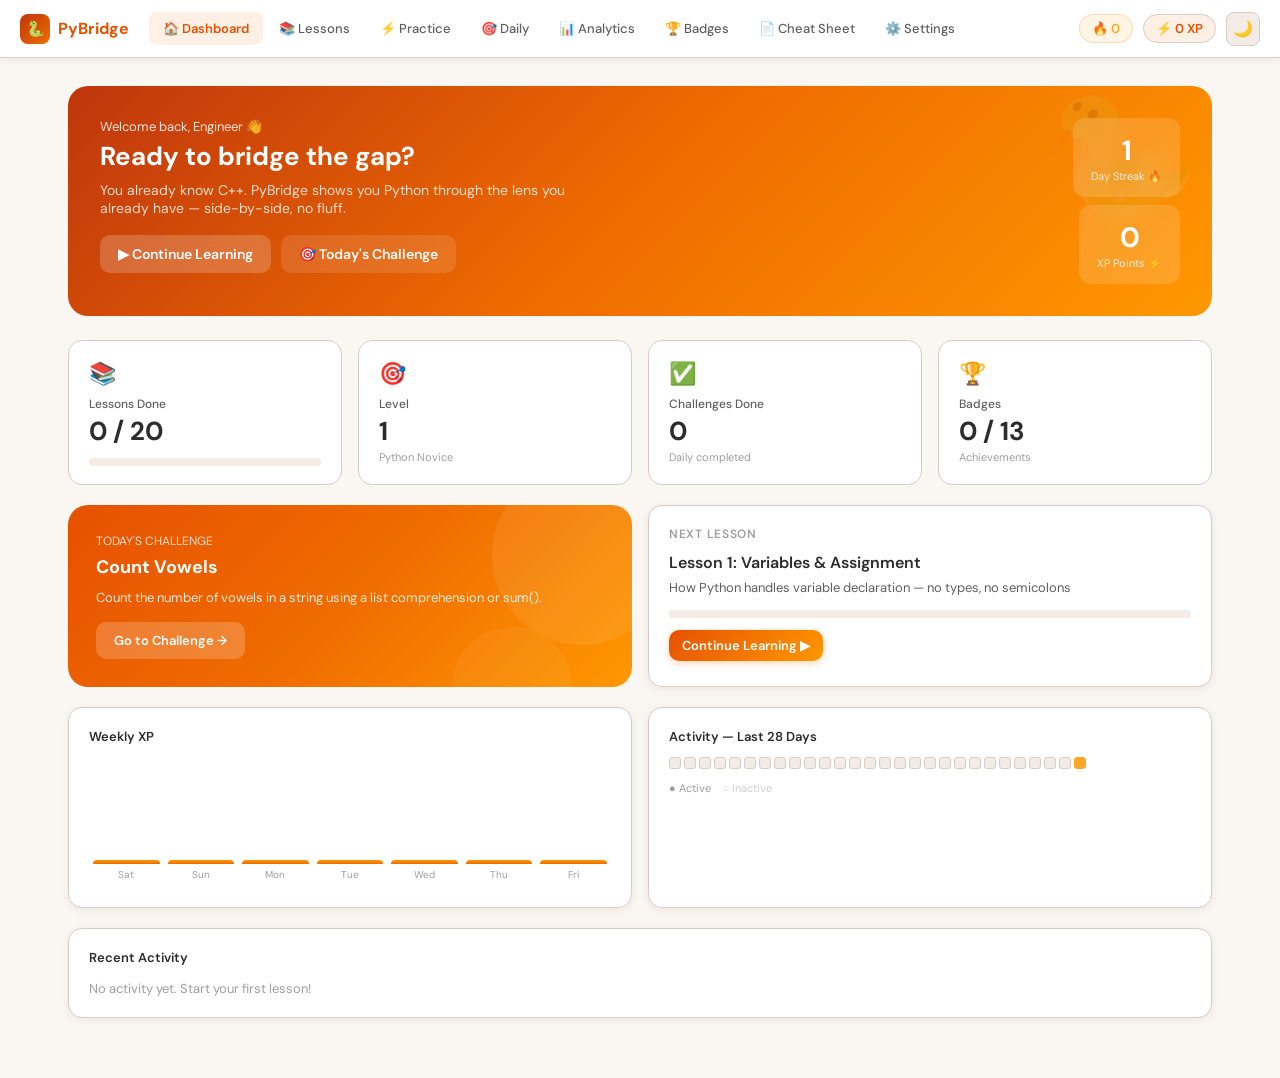
<file: static/playground/pybridge/index.html>
<!DOCTYPE html>
<html lang="en">
<head>
<meta charset="UTF-8"/>
<meta name="viewport" content="width=device-width, initial-scale=1.0"/>
<title>PyBridge — Python for C++ Developers</title>
<link href="https://fonts.googleapis.com/css2?family=JetBrains+Mono:wght@400;500;700&family=DM+Sans:opsz,wght@9..40,300;9..40,400;9..40,500;9..40,600;9..40,700&display=swap" rel="stylesheet"/>
<style>
/* ══════════════════════════════════════════════
   ROOT VARIABLES & RESET
══════════════════════════════════════════════ */
*{box-sizing:border-box;margin:0;padding:0}
:root{
  --bg:#faf6f1;--surface:#ffffff;--surface2:#f3ece6;--surface3:#ede3db;
  --border:#d7ccc8;--border2:#bcaaa4;
  --text:#2c2c2c;--text2:#5f5f5f;--text3:#9e9e9e;
  --accent:#ef6c00;--accent2:#e65100;--accent-bg:rgba(239,108,0,0.10);
  --accent-light:#ff9800;
  --green:#2e7d32;--green-bg:rgba(46,125,50,0.10);
  --red:#c62828;--red-bg:rgba(198,40,40,0.10);
  --amber:#f9a825;--amber-bg:rgba(249,168,37,0.12);
  --blue:#1565c0;--blue-bg:rgba(21,101,192,0.10);
  --cyan:#00838f;--cyan-bg:rgba(0,131,143,0.10);
  --python:#1565c0;--cpp:#bf360c;
  --r:10px;--r2:14px;--r3:20px;
  --shadow:0 4px 24px rgba(62,39,35,0.13);
  --shadow2:0 2px 8px rgba(62,39,35,0.08);
  font-family:'DM Sans',sans-serif;
}
body.dark{
  --bg:#121212;--surface:#1e1e1e;--surface2:#252525;--surface3:#2c2c2c;
  --border:#4e342e;--border2:#6d4c41;
  --text:#e0e0e0;--text2:#b0bec5;--text3:#78909c;
  --accent:#ff9800;--accent2:#ffcc80;--accent-bg:rgba(255,152,0,0.14);
  --accent-light:#ffb74d;
  --green:#66bb6a;--green-bg:rgba(102,187,106,0.12);
  --red:#ef5350;--red-bg:rgba(239,83,80,0.14);
  --amber:#ffb300;--amber-bg:rgba(255,179,0,0.14);
  --blue:#42a5f5;--blue-bg:rgba(66,165,245,0.12);
  --cyan:#26c6da;--cyan-bg:rgba(38,198,218,0.12);
  --python:#42a5f5;--cpp:#ff8a65;
  --shadow:0 4px 24px rgba(0,0,0,0.5);
  --shadow2:0 2px 8px rgba(0,0,0,0.3);
}
body{background:var(--bg);color:var(--text);min-height:100vh;overflow-x:hidden;transition:background 0.3s,color 0.3s}
button{font-family:'DM Sans',sans-serif;cursor:pointer;border:none;transition:all 0.2s}
input,textarea,select{font-family:'DM Sans',sans-serif}
::-webkit-scrollbar{width:5px;height:5px}
::-webkit-scrollbar-track{background:transparent}
::-webkit-scrollbar-thumb{background:var(--border2);border-radius:3px}
code,pre,.mono{font-family:'JetBrains Mono',monospace}

/* ══════════════════════════════════════════════
   LAYOUT
══════════════════════════════════════════════ */
#app{display:flex;flex-direction:column;min-height:100vh}

/* NAV */
.nav{
  position:sticky;top:0;z-index:100;
  background:var(--surface);
  border-bottom:1px solid var(--border);
  display:flex;align-items:center;gap:0;
  padding:0 20px;
  box-shadow:var(--shadow2);
  height:58px;
}
.nav-brand{
  font-weight:700;font-size:16px;color:var(--accent2);
  display:flex;align-items:center;gap:8px;margin-right:20px;white-space:nowrap;
}
.nav-brand span.logo{
  background:linear-gradient(135deg,#bf360c,#ef6c00);
  color:#fff;width:30px;height:30px;border-radius:8px;
  display:flex;align-items:center;justify-content:center;font-size:15px;
}
.nav-tabs{display:flex;align-items:center;gap:2px;flex:1;overflow-x:auto}
.nav-tab{
  padding:8px 14px;border-radius:8px;font-size:13px;font-weight:500;
  color:var(--text2);background:transparent;white-space:nowrap;
  transition:all 0.15s;
}
.nav-tab:hover{background:var(--surface2);color:var(--accent2)}
.nav-tab.active{background:var(--accent-bg);color:var(--accent2);font-weight:600}
.nav-right{display:flex;align-items:center;gap:10px;margin-left:auto}
.streak-pill{
  display:flex;align-items:center;gap:5px;
  background:var(--amber-bg);border:1px solid rgba(217,119,6,0.2);
  border-radius:20px;padding:5px 12px;font-size:13px;font-weight:600;color:var(--amber);
}
.xp-pill{
  display:flex;align-items:center;gap:5px;
  background:var(--accent-bg);border:1px solid var(--border);
  border-radius:20px;padding:5px 12px;font-size:13px;font-weight:600;color:var(--accent2);
}
.theme-btn{
  width:34px;height:34px;border-radius:8px;
  background:var(--surface2);border:1px solid var(--border);
  font-size:16px;display:flex;align-items:center;justify-content:center;
}
.theme-btn:hover{background:var(--surface3)}

/* PAGE */
.page{display:none;padding:28px 28px 60px;max-width:1200px;margin:0 auto;width:100%}
.page.active{display:block}

/* SECTION HEADER */
.section-header{margin-bottom:24px}
.section-title{font-size:22px;font-weight:700;color:var(--text);margin-bottom:4px}
.section-sub{font-size:14px;color:var(--text2)}

/* CARDS */
.card{
  background:var(--surface);border:1px solid var(--border);
  border-radius:var(--r2);padding:20px;box-shadow:var(--shadow2);
}
.card-sm{padding:14px 16px}
.card-grid{display:grid;gap:16px}
.grid-2{grid-template-columns:repeat(2,1fr)}
.grid-3{grid-template-columns:repeat(3,1fr)}
.grid-4{grid-template-columns:repeat(4,1fr)}

/* STAT CARDS */
.stat-card{
  background:var(--surface);border:1px solid var(--border);
  border-radius:var(--r2);padding:18px 20px;
  display:flex;flex-direction:column;gap:6px;
}
.stat-icon{font-size:22px;margin-bottom:2px}
.stat-label{font-size:12px;color:var(--text2);font-weight:500}
.stat-value{font-size:26px;font-weight:700;color:var(--text);line-height:1}
.stat-sub{font-size:11px;color:var(--text3)}

/* PROGRESS BAR */
.progress-wrap{background:var(--surface2);border-radius:99px;overflow:hidden;height:8px}
.progress-fill{height:100%;border-radius:99px;background:linear-gradient(90deg,var(--accent),var(--accent-light));transition:width 0.5s ease}

/* BUTTONS */
.btn{
  padding:10px 18px;border-radius:var(--r);font-size:14px;font-weight:600;
  display:inline-flex;align-items:center;gap:7px;
}
.btn-primary{background:linear-gradient(135deg,var(--accent2),var(--accent-light));color:#fff;box-shadow:0 2px 8px rgba(239,108,0,0.30)}
.btn-primary:hover{opacity:0.9;transform:translateY(-1px)}
.btn-secondary{background:var(--surface2);color:var(--text2);border:1px solid var(--border)}
.btn-secondary:hover{background:var(--surface3)}
.btn-success{background:var(--green);color:#fff}
.btn-success:hover{opacity:0.9}
.btn-danger{background:var(--red);color:#fff}
.btn-sm{padding:7px 13px;font-size:13px}
.btn-xs{padding:5px 10px;font-size:12px}

/* BADGES/CHIPS */
.chip{
  display:inline-flex;align-items:center;gap:4px;
  padding:3px 10px;border-radius:99px;font-size:11px;font-weight:600;
}
.chip-accent{background:var(--accent-bg);color:var(--accent2)}
.chip-green{background:var(--green-bg);color:var(--green)}
.chip-amber{background:var(--amber-bg);color:var(--amber)}
.chip-red{background:var(--red-bg);color:var(--red)}
.chip-blue{background:var(--blue-bg);color:var(--blue)}
.chip-cyan{background:var(--cyan-bg);color:var(--cyan)}

/* CODE BLOCKS */
.code-block{
  background:var(--surface2);border:1px solid var(--border);
  border-radius:var(--r);padding:14px 16px;
  font-family:'JetBrains Mono',monospace;font-size:13px;
  line-height:1.6;overflow-x:auto;white-space:pre;color:var(--text);
}
.code-label{
  font-size:11px;font-weight:700;letter-spacing:0.08em;
  padding:3px 8px;border-radius:4px;margin-bottom:8px;display:inline-block;
}
.label-cpp{background:rgba(249,115,22,0.15);color:var(--cpp)}
.label-py{background:rgba(59,130,246,0.15);color:var(--python)}

/* COMPARE GRID */
.compare-grid{display:grid;grid-template-columns:1fr 1fr;gap:14px}
.compare-col{border-radius:var(--r2);overflow:hidden;border:1px solid var(--border)}
.compare-header{
  padding:10px 14px;font-size:12px;font-weight:700;letter-spacing:0.06em;
  display:flex;align-items:center;gap:7px;
}
.compare-header.cpp{background:rgba(249,115,22,0.12);color:var(--cpp)}
.compare-header.py{background:rgba(59,130,246,0.12);color:var(--python)}
.compare-body{padding:14px;background:var(--surface2);font-family:'JetBrains Mono',monospace;font-size:12.5px;line-height:1.7;white-space:pre;overflow-x:auto}

/* LESSON CARD */
.lesson-card{
  background:var(--surface);border:1px solid var(--border);
  border-radius:var(--r2);padding:20px;cursor:pointer;
  transition:all 0.2s;display:flex;align-items:center;gap:16px;
}
.lesson-card:hover{border-color:var(--border2);box-shadow:var(--shadow)}
.lesson-card.locked{opacity:0.5;cursor:not-allowed}
.lesson-card.completed{border-color:rgba(5,150,105,0.3);background:rgba(5,150,105,0.03)}
.lesson-num{
  width:42px;height:42px;border-radius:10px;
  background:var(--surface2);border:1px solid var(--border);
  display:flex;align-items:center;justify-content:center;font-weight:700;font-size:15px;color:var(--text2);flex-shrink:0;
}
.lesson-num.completed{background:var(--green-bg);border-color:rgba(46,125,50,0.3);color:var(--green)}
.lesson-num.active{background:var(--accent-bg);border-color:rgba(239,108,0,0.3);color:var(--accent2)}
.lesson-info{flex:1}
.lesson-title{font-weight:600;font-size:15px;margin-bottom:3px}
.lesson-desc{font-size:12px;color:var(--text2)}

/* LESSON DETAIL */
.lesson-detail{display:none}
.lesson-detail.active{display:block}
.lesson-section{margin-bottom:24px}
.lesson-section-title{
  font-size:13px;font-weight:700;letter-spacing:0.06em;
  color:var(--text2);margin-bottom:10px;text-transform:uppercase;
}
.diff-item{
  background:var(--surface2);border-left:3px solid var(--border2);
  border-radius:0 var(--r) var(--r) 0;padding:10px 14px;
  font-size:13.5px;line-height:1.6;margin-bottom:8px;
}
.mistake-box{
  background:var(--red-bg);border:1px solid rgba(198,40,40,0.2);
  border-radius:var(--r);padding:14px 16px;font-size:13.5px;
}
.challenge-box{
  background:var(--amber-bg);border:1px solid rgba(217,119,6,0.2);
  border-radius:var(--r2);padding:20px;
}
.challenge-title{font-weight:700;font-size:15px;margin-bottom:8px;color:var(--amber)}
.hint-box{
  background:var(--amber-bg);border:1px solid rgba(217,119,6,0.2);
  border-radius:var(--r);padding:12px 14px;font-size:13px;margin-top:12px;display:none;
}
.answer-box{
  background:var(--green-bg);border:1px solid rgba(5,150,105,0.2);
  border-radius:var(--r);padding:14px;margin-top:12px;display:none;
}

/* TOAST */
.toast{
  position:fixed;bottom:24px;right:24px;z-index:999;
  background:var(--surface);border:1px solid var(--border);
  border-radius:var(--r2);padding:14px 18px;box-shadow:var(--shadow);
  display:flex;align-items:center;gap:10px;font-size:14px;font-weight:500;
  transform:translateY(80px);opacity:0;transition:all 0.3s;pointer-events:none;
  max-width:320px;
}
.toast.show{transform:translateY(0);opacity:1}

/* ACHIEVEMENT GRID */
.badge-card{
  background:var(--surface);border:1px solid var(--border);
  border-radius:var(--r2);padding:18px;text-align:center;
  transition:all 0.2s;
}
.badge-card.unlocked{border-color:rgba(239,108,0,0.35);background:var(--accent-bg)}
.badge-card.locked{opacity:0.45}
.badge-icon{font-size:32px;margin-bottom:8px}
.badge-name{font-size:13px;font-weight:600;margin-bottom:4px}
.badge-desc{font-size:11px;color:var(--text2)}

/* PRACTICE */
.practice-card{
  background:var(--surface);border:1px solid var(--border);
  border-radius:var(--r2);padding:24px;margin-bottom:20px;
}
.practice-question{font-size:15px;font-weight:600;margin-bottom:14px}
.practice-input{
  width:100%;background:var(--surface2);border:1px solid var(--border);
  border-radius:var(--r);padding:12px 14px;color:var(--text);
  font-family:'JetBrains Mono',monospace;font-size:13px;resize:vertical;
  min-height:80px;outline:none;transition:border 0.2s;
}
.practice-input:focus{border-color:var(--border2)}
.feedback-box{margin-top:12px;border-radius:var(--r);padding:12px 14px;font-size:13.5px;display:none}
.feedback-correct{background:var(--green-bg);border:1px solid rgba(5,150,105,0.2);color:var(--green)}
.feedback-wrong{background:var(--red-bg);border:1px solid rgba(220,38,38,0.2);color:var(--red)}

/* DAILY CHALLENGE */
.daily-card{
  background:linear-gradient(135deg,#e65100,#ef6c00,#ff9800);
  border-radius:var(--r3);padding:28px;color:#fff;position:relative;overflow:hidden;
}
.daily-card::before{
  content:'';position:absolute;top:-40px;right:-40px;
  width:180px;height:180px;border-radius:50%;background:rgba(255,255,255,0.08);
}
.daily-card::after{
  content:'';position:absolute;bottom:-60px;right:60px;
  width:120px;height:120px;border-radius:50%;background:rgba(255,255,255,0.05);
}

/* ANALYTICS */
.bar-chart{display:flex;align-items:flex-end;gap:8px;height:120px;padding:0 4px}
.bar-col{display:flex;flex-direction:column;align-items:center;gap:4px;flex:1}
.bar{width:100%;border-radius:4px 4px 0 0;background:linear-gradient(180deg,var(--accent-light),var(--accent));min-height:4px;transition:height 0.6s ease}
.bar-label{font-size:10px;color:var(--text3)}

/* CHEAT SHEET */
.cs-table{width:100%;border-collapse:collapse;font-size:13px}
.cs-table th{background:var(--surface2);padding:10px 14px;text-align:left;font-weight:600;font-size:12px;color:var(--text2);border-bottom:1px solid var(--border)}
.cs-table td{padding:10px 14px;border-bottom:1px solid var(--border);vertical-align:top}
.cs-table tr:last-child td{border-bottom:none}
.cs-table code{font-family:'JetBrains Mono',monospace;font-size:12px;background:var(--surface2);padding:2px 6px;border-radius:4px}

/* SETTINGS */
.setting-row{
  background:var(--surface);border:1px solid var(--border);
  border-radius:var(--r);padding:14px 16px;
  display:flex;align-items:center;justify-content:space-between;gap:14px;flex-wrap:wrap;
  margin-bottom:1px;
}
.toggle{
  width:42px;height:24px;border-radius:12px;background:var(--border2);
  position:relative;cursor:pointer;transition:background 0.2s;flex-shrink:0;
}
.toggle.on{background:var(--accent)}
.toggle::after{
  content:'';position:absolute;top:3px;left:3px;
  width:18px;height:18px;border-radius:50%;background:#fff;
  transition:transform 0.2s;
}
.toggle.on::after{transform:translateX(18px)}

/* DASHBOARD HERO */
.dashboard-hero{
  background:linear-gradient(135deg,#bf360c 0%,#ef6c00 50%,#ff9800 100%);
  border-radius:var(--r3);padding:32px;color:#fff;margin-bottom:24px;
  position:relative;overflow:hidden;
}
.dashboard-hero::before{
  content:'🐍';font-size:120px;position:absolute;right:20px;top:-10px;opacity:0.12;
  transform:rotate(-15deg);
}

/* XP LEVEL BAR */
.level-ring{
  width:52px;height:52px;border-radius:50%;
  background:conic-gradient(var(--accent-light) 0%,var(--accent) 0%,rgba(255,255,255,0.2) 0%);
  display:flex;align-items:center;justify-content:center;
  position:relative;flex-shrink:0;
}
.level-ring-inner{
  width:40px;height:40px;border-radius:50%;
  background:var(--accent);
  display:flex;align-items:center;justify-content:center;
  font-weight:700;font-size:15px;color:#fff;
}

/* ACTIVITY DOTS */
.activity-grid{display:flex;gap:3px;flex-wrap:wrap}
.activity-dot{
  width:12px;height:12px;border-radius:3px;background:var(--surface2);
  border:1px solid var(--border);
}
.activity-dot.done{background:var(--accent);border-color:var(--accent-light)}
.activity-dot.today{background:var(--amber);border-color:var(--amber)}

/* RESPONSIVE */
@media(max-width:768px){
  .page{padding:16px 14px 60px}
  .grid-4{grid-template-columns:repeat(2,1fr)}
  .grid-3{grid-template-columns:repeat(2,1fr)}
  .grid-2{grid-template-columns:1fr}
  .compare-grid{grid-template-columns:1fr}
  .nav-tab{font-size:12px;padding:7px 10px}
  .dashboard-hero{padding:22px}
}
@media(max-width:480px){
  .grid-3,.grid-4{grid-template-columns:1fr}
}

/* ANIMATIONS */
@keyframes fadeInUp{from{opacity:0;transform:translateY(16px)}to{opacity:1;transform:translateY(0)}}
.page.active .card,.page.active .stat-card,.page.active .badge-card,.page.active .lesson-card{
  animation:fadeInUp 0.3s ease both;
}
</style>
</head>
<body>
<script>
try{var _d=JSON.parse(localStorage.getItem('pybridge_v1')||'{}');if(_d.theme==='dark')document.body.className='dark';}catch(e){}
</script>

<div id="app">
<!-- NAV -->
<nav class="nav">
  <div class="nav-brand"><span class="logo">🐍</span>PyBridge</div>
  <div class="nav-tabs">
    <button class="nav-tab active" onclick="showPage('dashboard')">🏠 Dashboard</button>
    <button class="nav-tab" onclick="showPage('lessons')">📚 Lessons</button>
    <button class="nav-tab" onclick="showPage('practice')">⚡ Practice</button>
    <button class="nav-tab" onclick="showPage('daily')">🎯 Daily</button>
    <button class="nav-tab" onclick="showPage('analytics')">📊 Analytics</button>
    <button class="nav-tab" onclick="showPage('badges')">🏆 Badges</button>
    <button class="nav-tab" onclick="showPage('cheatsheet')">📄 Cheat Sheet</button>
    <button class="nav-tab" onclick="showPage('settings')">⚙️ Settings</button>
  </div>
  <div class="nav-right">
    <div class="streak-pill" id="nav-streak">🔥 0</div>
    <div class="xp-pill" id="nav-xp">⚡ 0 XP</div>
    <button class="theme-btn" onclick="toggleTheme()" id="theme-btn">🌙</button>
  </div>
</nav>

<!-- TOAST -->
<div class="toast" id="toast"></div>

<!-- ══════════════════════════════════
     DASHBOARD
══════════════════════════════════ -->
<div class="page active" id="page-dashboard">
  <div class="dashboard-hero">
    <div style="display:flex;align-items:flex-start;gap:16px;flex-wrap:wrap">
      <div style="flex:1">
        <div style="font-size:13px;opacity:0.85;margin-bottom:4px">Welcome back, Engineer 👋</div>
        <h1 style="font-size:26px;font-weight:700;margin-bottom:8px" id="hero-greeting">Ready to bridge the gap?</h1>
        <div style="font-size:14px;opacity:0.8;max-width:480px">You already know C++. PyBridge shows you Python through the lens you already have — side-by-side, no fluff.</div>
        <div style="margin-top:18px;display:flex;gap:10px;flex-wrap:wrap">
          <button class="btn" style="background:rgba(255,255,255,0.2);color:#fff;backdrop-filter:blur(8px)" onclick="continueLearning()">▶ Continue Learning</button>
          <button class="btn" style="background:rgba(255,255,255,0.12);color:#fff;backdrop-filter:blur(8px)" onclick="showPage('daily')">🎯 Today's Challenge</button>
        </div>
      </div>
      <div style="display:flex;flex-direction:column;gap:8px;align-items:flex-end">
        <div style="background:rgba(255,255,255,0.15);border-radius:12px;padding:14px 18px;text-align:center;backdrop-filter:blur(8px)">
          <div style="font-size:28px;font-weight:700" id="hero-streak">0</div>
          <div style="font-size:11px;opacity:0.8">Day Streak 🔥</div>
        </div>
        <div style="background:rgba(255,255,255,0.15);border-radius:12px;padding:14px 18px;text-align:center;backdrop-filter:blur(8px)">
          <div style="font-size:28px;font-weight:700" id="hero-xp">0</div>
          <div style="font-size:11px;opacity:0.8">XP Points ⚡</div>
        </div>
      </div>
    </div>
  </div>

  <!-- STAT CARDS -->
  <div class="card-grid grid-4" style="margin-bottom:20px">
    <div class="stat-card">
      <div class="stat-icon">📚</div>
      <div class="stat-label">Lessons Done</div>
      <div class="stat-value" id="stat-lessons">0 / 20</div>
      <div class="progress-wrap" style="margin-top:8px"><div class="progress-fill" id="stat-progress" style="width:0%"></div></div>
    </div>
    <div class="stat-card">
      <div class="stat-icon">🎯</div>
      <div class="stat-label">Level</div>
      <div class="stat-value" id="stat-level">1</div>
      <div class="stat-sub" id="stat-level-name">Python Novice</div>
    </div>
    <div class="stat-card">
      <div class="stat-icon">✅</div>
      <div class="stat-label">Challenges Done</div>
      <div class="stat-value" id="stat-challenges">0</div>
      <div class="stat-sub">Daily completed</div>
    </div>
    <div class="stat-card">
      <div class="stat-icon">🏆</div>
      <div class="stat-label">Badges</div>
      <div class="stat-value" id="stat-badges">0 / 13</div>
      <div class="stat-sub">Achievements</div>
    </div>
  </div>

  <!-- DAILY + NEXT LESSON -->
  <div class="card-grid grid-2" style="margin-bottom:20px">
    <div class="daily-card" id="dash-daily-card">
      <div style="font-size:12px;opacity:0.8;margin-bottom:6px">TODAY'S CHALLENGE</div>
      <div style="font-size:18px;font-weight:700;margin-bottom:10px" id="dash-daily-title">Loading...</div>
      <div style="font-size:13px;opacity:0.85;margin-bottom:16px" id="dash-daily-desc"></div>
      <button class="btn" style="background:rgba(255,255,255,0.2);color:#fff;font-size:13px" onclick="showPage('daily')">Go to Challenge →</button>
      <div id="dash-daily-done" style="display:none;margin-top:10px;font-size:13px;background:rgba(255,255,255,0.15);border-radius:8px;padding:8px 12px">✅ Completed today! +25 XP</div>
    </div>
    <div class="card">
      <div style="font-size:12px;color:var(--text3);font-weight:600;margin-bottom:10px;letter-spacing:0.06em">NEXT LESSON</div>
      <div id="next-lesson-card">
        <div style="font-size:16px;font-weight:600;margin-bottom:6px" id="next-lesson-title">Lesson 1: Variables</div>
        <div style="font-size:13px;color:var(--text2);margin-bottom:14px" id="next-lesson-desc">Variable assignment and type system</div>
        <div class="progress-wrap" style="margin-bottom:12px"><div class="progress-fill" id="next-lesson-prog" style="width:0%"></div></div>
        <button class="btn btn-primary btn-sm" onclick="continueLearning()">Continue Learning ▶</button>
      </div>
    </div>
  </div>

  <!-- WEEKLY + ACTIVITY -->
  <div class="card-grid grid-2" style="margin-bottom:20px">
    <div class="card">
      <div style="font-size:13px;font-weight:600;margin-bottom:16px">Weekly XP</div>
      <div class="bar-chart" id="weekly-chart"></div>
      <div style="display:flex;justify-content:space-between;margin-top:6px">
        <div id="weekly-labels" style="display:flex;gap:8px;flex:1"></div>
      </div>
    </div>
    <div class="card">
      <div style="font-size:13px;font-weight:600;margin-bottom:12px">Activity — Last 28 Days</div>
      <div class="activity-grid" id="activity-grid"></div>
      <div style="margin-top:12px;display:flex;gap:12px;font-size:11px;color:var(--text3)">
        <span>● Active</span><span style="opacity:0.5">○ Inactive</span>
      </div>
    </div>
  </div>

  <!-- RECENT ACTIVITY -->
  <div class="card">
    <div style="font-size:13px;font-weight:600;margin-bottom:14px">Recent Activity</div>
    <div id="recent-activity">
      <div style="color:var(--text3);font-size:13px">No activity yet. Start your first lesson!</div>
    </div>
  </div>
</div>

<!-- ══════════════════════════════════
     LESSONS
══════════════════════════════════ -->
<div class="page" id="page-lessons">
  <div id="lesson-list-view">
    <div class="section-header">
      <div class="section-title">Lesson Roadmap</div>
      <div class="section-sub">20 lessons — C++ to Python, step by step. Complete each to unlock the next.</div>
    </div>
    <div id="lessons-list" style="display:flex;flex-direction:column;gap:10px"></div>
  </div>
  <div id="lesson-detail-view" style="display:none">
    <button class="btn btn-secondary btn-sm" onclick="backToLessons()" style="margin-bottom:20px">← Back to Lessons</button>
    <div id="lesson-content"></div>
  </div>
</div>

<!-- ══════════════════════════════════
     PRACTICE
══════════════════════════════════ -->
<div class="page" id="page-practice">
  <div class="section-header">
    <div class="section-title">⚡ Practice Mode</div>
    <div class="section-sub">Sharpen your Python instincts through hands-on challenges</div>
  </div>
  <div id="practice-container"></div>
</div>

<!-- ══════════════════════════════════
     DAILY CHALLENGE
══════════════════════════════════ -->
<div class="page" id="page-daily">
  <div class="section-header">
    <div class="section-title">🎯 Daily Challenge</div>
    <div class="section-sub" id="daily-date-label"></div>
  </div>
  <div id="daily-content"></div>
</div>

<!-- ══════════════════════════════════
     ANALYTICS
══════════════════════════════════ -->
<div class="page" id="page-analytics">
  <div class="section-header">
    <div class="section-title">📊 Analytics</div>
    <div class="section-sub">Track your learning progress over time</div>
  </div>
  <div id="analytics-content"></div>
</div>

<!-- ══════════════════════════════════
     BADGES
══════════════════════════════════ -->
<div class="page" id="page-badges">
  <div class="section-header">
    <div class="section-title">🏆 Badges & Achievements</div>
    <div class="section-sub">Unlock badges as you progress through your Python journey</div>
  </div>
  <div id="badges-content" class="card-grid grid-4"></div>
</div>

<!-- ══════════════════════════════════
     CHEAT SHEET
══════════════════════════════════ -->
<div class="page" id="page-cheatsheet">
  <div class="section-header">
    <div class="section-title">📄 C++ → Python Cheat Sheet</div>
    <div class="section-sub">Quick reference for syntax translation</div>
  </div>
  <div id="cheatsheet-content"></div>
</div>

<!-- ══════════════════════════════════
     SETTINGS
══════════════════════════════════ -->
<div class="page" id="page-settings">
  <div class="section-header">
    <div class="section-title">⚙️ Settings</div>
    <div class="section-sub">Customize your learning experience</div>
  </div>
  <div id="settings-content"></div>
</div>

</div><!-- #app -->

<script>
// ════════════════════════════════════════════════════
// DATA
// ════════════════════════════════════════════════════

const STORAGE_KEY = 'pybridge_v1';

const LEVEL_NAMES = ['Python Novice','Syntax Seeker','Code Migrant','C++ Exile','Python Apprentice','Loop Master','Function Wizard','OOP Scholar','Python Journeyman','Python Expert'];

const ACHIEVEMENTS = [
  {id:'first_lesson',icon:'🌱',name:'First Step',desc:'Complete your first lesson'},
  {id:'streak3',icon:'🔥',name:'3-Day Streak',desc:'Practice 3 days in a row'},
  {id:'streak7',icon:'💎',name:'Weekly Warrior',desc:'7-day streak'},
  {id:'streak30',icon:'👑',name:'Monthly Master',desc:'30-day streak'},
  {id:'lessons5',icon:'📖',name:'Quick Learner',desc:'Complete 5 lessons'},
  {id:'lessons10',icon:'📚',name:'Halfway There',desc:'Complete 10 lessons'},
  {id:'lessons20',icon:'🎓',name:'Python Graduate',desc:'Complete all 20 lessons'},
  {id:'daily1',icon:'🎯',name:'Daily Challenge',desc:'Complete your first daily challenge'},
  {id:'daily7',icon:'🏅',name:'Challenge Streak',desc:'Complete 7 daily challenges'},
  {id:'control_flow',icon:'🔀',name:'Flow Master',desc:'Complete all control flow lessons'},
  {id:'functions',icon:'⚡',name:'Functions Explorer',desc:'Complete the functions lesson'},
  {id:'data_struct',icon:'🗂️',name:'Data Structures Explorer',desc:'Complete lists & dicts lessons'},
  {id:'practice10',icon:'💪',name:'Practice Pro',desc:'Complete 10 practice exercises'},
];

const LESSONS_DATA = [
{
  id:1,title:'Variables & Assignment',tag:'Beginner',
  desc:'How Python handles variable declaration — no types, no semicolons',
  goal:'Learn to declare any variable in Python. No type keywords, no semicolons, no headers.',
  cpp:`// C++: explicit types required
int age = 25;
double gpa = 3.85;
bool isStudent = true;
std::string name = "Saad";

// const for constants
const int MAX = 100;`,
  py:`# Python: dynamic typing — just assign
age = 25
gpa = 3.85
is_student = True
name = "Saad"

# Constants by convention (ALL_CAPS)
MAX = 100

# Multiple assignment on one line
x, y, z = 1, 2, 3`,
  diffs:[
    'Python uses snake_case by convention; C++ typically uses camelCase',
    'No type keywords (int, double, bool) — Python infers the type at runtime',
    'No semicolons at the end of lines',
    'Boolean literals are True/False (capital first letter), not true/false',
    'No const keyword — constants are UPPER_CASE by convention only',
    'Multiple assignment in one line: x, y = 1, 2 (no C++ equivalent without std::tie)',
  ],
  mindset:'Think of Python variables as sticky labels attached to objects, not typed storage boxes. Any label can be moved to any object at any time.',
  mistake:'Writing int x = 5; is a SyntaxError in Python. Also, True/False must be capitalized — true or false will raise a NameError.',
  challenge:'Create four variables: your name (string), your student ID (integer), your GPA (float), and whether you passed (boolean). Assign realistic values — no printing yet.',
  hint:'Just write: name = "Saad"  then on the next line  student_id = 2021001  and so on.',
  answer:`# Lesson 1 challenge — assignment only, no print needed yet
name = "Saad"
student_id = 2021001
gpa = 3.75
passed = True
# That's it! Printing is taught in Lesson 3.`,
},
{
  id:2,title:'Data Types',tag:'Beginner',
  desc:'Python\'s built-in types versus C++\'s type system',
  goal:'Understand how Python\'s type system differs from C++. Learn to use type() and isinstance() to inspect types.',
  cpp:`int x = 10;
double pi = 3.14159;
char c = 'A';
bool flag = false;
std::string s = "hello";

// Check size
sizeof(int); // 4 bytes`,
  py:`x = 10            # int (arbitrary precision!)
pi = 3.14159      # float (64-bit double)
c = 'A'           # str — no char type in Python!
flag = False      # bool
s = "hello"       # str

# Inspect types (useful in the REPL / interactive mode)
type(x)               # <class 'int'>
isinstance(x, int)    # True
isinstance(pi, float) # True`,
  diffs:[
    'No char type — a single character is just a str of length 1',
    'int in Python has arbitrary precision — it never overflows!',
    'float is a 64-bit double by default — no separate "double" type',
    'Use type() or isinstance() to inspect types — there is no sizeof()',
    'Python also has a complex number type: z = 3 + 4j',
  ],
  mindset:'Python types are classes. int, float, str, bool are all full objects. There is no primitive vs. reference distinction like in C++.',
  mistake:'Assuming int will overflow like in C++. Python int grows as large as your memory allows. Also: 7/2 gives 3.5, not 3 — use 7//2 for integer division (covered in Lesson 5).',
  challenge:'Create one variable of each type: int, float, str, and bool. Then write two isinstance() checks to verify the types of any two of them. No printing — just the assignments and checks.',
  hint:'isinstance(42, int) returns True. You can assign the result: result = isinstance(x, int)',
  answer:`# Lesson 2 — type inspection, no print yet
a = 42
b = 3.14
c = "hello"
d = True

check_a = isinstance(a, int)    # True
check_b = isinstance(b, float)  # True
# Printing is introduced in Lesson 3`,
},
{
  id:3,title:'Printing Output',tag:'Beginner',
  desc:'From printf/cout to Python\'s print() — your first output tool',
  goal:'Learn how to display values in Python using print(). This is where output begins.',
  cpp:`#include <iostream>
using namespace std;

int x = 5;
cout << "Value: " << x << endl;
printf("Pi = %.2f\\n", 3.14159);

// No newline at end
cout << "No newline" << flush;`,
  py:`x = 5
# Basic print — just pass values
print("Value:", x)           # Value: 5

# f-strings: Python's answer to printf
print(f"Pi = {3.14159:.2f}") # Pi = 3.14

# Control the newline
print("No newline", end="")  # suppresses \\n
print("A", "B", "C", sep=", ")  # A, B, C`,
  diffs:[
    'print() is a function — always use parentheses (SyntaxError without them)',
    'f-strings embed variables directly: f"Hello {name}" — cleaner than printf',
    'No << operator or endl — just pass comma-separated arguments',
    'end="" suppresses the automatic newline at the end',
    'sep=" " sets the separator between multiple arguments (default is a space)',
  ],
  mindset:'f-strings are your new printf. They evaluate full Python expressions inside the braces: print(f"{2 ** 10}") prints 1024 directly.',
  mistake:'print "hello" (no parentheses) is valid Python 2 syntax but a SyntaxError in Python 3. Always use print("hello").',
  challenge:'Using the variables you created in Lesson 1, print all four on a single line using an f-string. Then print the numbers 1 through 5 separated by dashes on one line.',
  hint:'f-string: print(f"Name: {name}, ID: {student_id}"). For the numbers: print(1, 2, 3, 4, 5, sep="-")',
  answer:`name = "Saad"
student_id = 2021001
gpa = 3.75
passed = True
print(f"Name: {name}, ID: {student_id}, GPA: {gpa}, Passed: {passed}")
print(1, 2, 3, 4, 5, sep="-")`,
},
{
  id:4,title:'Input',tag:'Beginner',
  desc:'Getting user input — always a string, always needs casting',
  goal:'Learn to read user input with input() and cast it to the right type before doing anything with it.',
  cpp:`#include <iostream>
std::string name;
int age;

std::cin >> name;
std::cin >> age;
// or for full line:
std::getline(std::cin, name);`,
  py:`# input() ALWAYS returns a string
name = input("Enter your name: ")

# Cast immediately for numbers
age = int(input("Enter your age: "))
gpa = float(input("Enter your GPA: "))

# Safe input pattern — handles bad input
try:
    x = int(input("Enter a number: "))
except ValueError:
    print("That was not a valid integer!")`,
  diffs:[
    'input() always returns str — you MUST cast to int/float for numbers',
    'No separate getline — input() reads the full line by default',
    'No >> stream operator — input() is a simple function call',
    'int() and float() replace atoi()/atof() from C',
    'Use try/except ValueError to handle invalid input safely',
  ],
  mindset:'input() is deliberately simple. Python trusts you to cast. Think of it as: every user interaction gives you a string — your job is to interpret it.',
  mistake:'Reading a number with input() then doing math on it: x = input() followed by x + 5 will raise TypeError because x is a string. Always cast immediately: x = int(input())',
  challenge:'Ask the user for two integers, add them together, and print the result with an f-string.',
  hint:'a = int(input("First number: "))  then same for b',
  answer:`a = int(input("First number: "))
b = int(input("Second number: "))
print(f"{a} + {b} = {a + b}")`,
},
{
  id:5,title:'Math Operations',tag:'Beginner',
  desc:'Operators and math — what changed, what stayed the same',
  goal:'Master Python\'s arithmetic operators, especially the critical division difference from C++.',
  cpp:`int a = 7, b = 2;
a + b;   // 9
a - b;   // 5
a * b;   // 14
a / b;   // 3  ← integer division in C++!
a % b;   // 1
pow(2.0, 8);  // 256.0

#include <cmath>
sqrt(16.0);  // 4.0`,
  py:`a, b = 7, 2
a + b    # 9
a - b    # 5
a * b    # 14
a / b    # 3.5  ← TRUE division (always float!)
a // b   # 3    ← floor division (like C++ int/int)
a % b    # 1    ← modulo, same as C++
2 ** 8   # 256  ← power operator (no pow() needed)

import math
math.sqrt(16)   # 4.0`,
  diffs:[
    '/ always gives a float in Python: 7/2 → 3.5 (NOT 3 like in C++)',
    '// is floor division — gives the same result as C++ integer division',
    '** is the exponentiation operator — replaces pow() for most uses',
    'No #include needed for basic math — import math for sqrt, sin, cos, etc.',
    'Augmented assignments +=, -=, *=, //= work exactly like C++',
  ],
  mindset:'The / vs // split is the most important difference. In C++ you got integer division "for free" with int types. In Python, you must be intentional about which you want.',
  mistake:'7/2 gives 3.5 in Python, not 3! If you want integer division like C++, always use 7//2. Many subtle bugs come from this.',
  challenge:'Read two numbers from the user. Print their sum, difference, product, true division (2 decimal places), floor division, and the first raised to the power of the second.',
  hint:'a / b for true division, a // b for floor, a ** b for power. Use f"{result:.2f}" for 2 decimal places.',
  answer:`a = float(input("Enter a: "))
b = float(input("Enter b: "))
print(f"Sum: {a + b}")
print(f"Difference: {a - b}")
print(f"Product: {a * b}")
print(f"True division: {a / b:.2f}")
print(f"Floor division: {a // b}")
print(f"Power: {a ** b}")`,
},
{
  id:6,title:'if Statements',tag:'Beginner',
  desc:'Conditional logic — indentation replaces braces',
  goal:'Write your first Python if statement. Understand why indentation is syntax, not style.',
  cpp:`int score = 85;
if (score >= 90) {
    cout << "A";
}`,
  py:`score = 85
if score >= 90:
    print("A")
# Notes:
# - No parentheses around the condition (optional but not idiomatic)
# - No curly braces — the indented block IS the body
# - The colon : is mandatory`,
  diffs:[
    'No parentheses required around the condition — if x > 0: is idiomatic',
    'No curly braces — 4-space indentation defines the block boundary',
    'Colon : at the end of the if line is mandatory (SyntaxError without it)',
    'Python uses and/or/not instead of &&/||/!',
  ],
  mindset:'Indentation IS the syntax. A misaligned line is not just ugly — it is a bug. Python forces the readable style that good C++ developers use anyway.',
  mistake:'Forgetting the colon after the condition is the most common beginner mistake: if x > 0 without the colon gives SyntaxError. Also: == is comparison, = is assignment — same rule as C++.',
  challenge:'Read a number from the user. If it is even, print "Even". If nothing else applies, do nothing. Use the modulo operator.',
  hint:'if number % 2 == 0:   — modulo works the same as in C++',
  answer:`number = int(input("Enter a number: "))
if number % 2 == 0:
    print("Even")`,
},
{
  id:7,title:'if / else / elif',tag:'Beginner',
  desc:'Full conditional branching — elif replaces else if',
  goal:'Learn the full if/elif/else chain. Understand that elif is Python\'s else if — not two keywords.',
  cpp:`if (score >= 90) {
    grade = "A";
} else if (score >= 80) {
    grade = "B";
} else if (score >= 70) {
    grade = "C";
} else {
    grade = "F";
}`,
  py:`if score >= 90:
    grade = "A"
elif score >= 80:
    grade = "B"
elif score >= 70:
    grade = "C"
else:
    grade = "F"

# Inline ternary (like C++ ?:)
result = "Pass" if score >= 60 else "Fail"`,
  diffs:[
    'else if in C++ → elif in Python (one word, not two)',
    'No curly braces — consistent indentation defines each block',
    'Python ternary: value = "Pass" if score >= 60 else "Fail"  (like C++ ?: operator)',
    'No switch statement for simple cases — use if/elif chains (match/case covered in Lesson 12)',
  ],
  mindset:'elif chains are clean and Pythonic. The ternary expression reads like plain English: "grade is A if score>=90, else B." Write it that way.',
  mistake:'Writing else if (two words, C++ style) instead of elif. Python treats else as the end of the if chain and if as a new statement — you will get unexpected behavior or SyntaxError.',
  challenge:'Grade calculator: read a score (0–100) and print the letter grade A/B/C/D/F using if/elif/else.',
  hint:'Start from the top: if score >= 90: print("A") elif score >= 80: print("B") and so on down to else: print("F")',
  answer:`score = int(input("Enter score (0-100): "))
if score >= 90:
    print("A")
elif score >= 80:
    print("B")
elif score >= 70:
    print("C")
elif score >= 60:
    print("D")
else:
    print("F")`,
},
{
  id:8,title:'Comparison & Logical Operators',tag:'Beginner',
  desc:'How Python expresses conditions — English words instead of symbols',
  goal:'Replace &&, ||, ! with Python\'s and, or, not. Learn chained comparisons and the ternary expression.',
  cpp:`a == b    // equal
a != b    // not equal
a > b     // greater
a && b    // AND
a || b    // OR
!a        // NOT

// Ternary
int x = (a > b) ? a : b;`,
  py:`a == b    # equal
a != b    # not equal
a > b     # greater
a and b   # AND  (not &&)
a or b    # OR   (not ||)
not a     # NOT  (not !)

# Ternary expression (like C++ ?:)
x = a if a > b else b

# Chained comparison — unique to Python
0 <= score <= 100   # equivalent to score >= 0 && score <= 100`,
  diffs:[
    '&&, ||, ! are replaced by the English words and, or, not',
    'Chained comparisons like 0 < x < 100 are valid and idiomatic Python',
    'is checks object identity (like pointer equality) — use == for value comparison',
    'Use is None (not == None) to check for null equivalents',
  ],
  mindset:'Python conditions read like plain English. "if x > 0 and x < 100" is already valid Python. The chained form "0 < x < 100" is even cleaner and has no C++ equivalent.',
  mistake:'Using && or || raises SyntaxError. Also: is checks object identity, not value equality. Use == for comparing numbers and strings.',
  challenge:'Read a number from the user. Print "Valid" if it is between 1 and 100 inclusive AND is even. Print "Invalid" otherwise. Use Python\'s chained comparison.',
  hint:'if 1 <= n <= 100 and n % 2 == 0:',
  answer:`n = int(input("Enter a number: "))
if 1 <= n <= 100 and n % 2 == 0:
    print("Valid")
else:
    print("Invalid")`,
},
{
  id:9,title:'Truthiness & None',tag:'Beginner',
  desc:'Short-circuit evaluation and Python\'s broader concept of "falsy"',
  goal:'Understand what Python considers falsy, how None works as null, and how short-circuit evaluation differs from C++.',
  cpp:`// Falsy in C++: 0, 0.0, nullptr, false
if (x) { }          // truthy check
if (ptr != nullptr) // null check`,
  py:`# Falsy in Python: False, None, 0, 0.0, "", [], {}, ()
# Everything else is truthy!

x = 0
if x:               # False — 0 is falsy
    print("truthy")

name = ""
if name:            # False — empty string is falsy
    print("has name")

# None is Python's null
result = None
if result is None:  # correct way to check for None
    print("no result yet")

# Short-circuit: or/and return an operand, not just True/False
y = None
z = y or "default"  # z = "default" (y was falsy)`,
  diffs:[
    'Empty string "", empty list [], empty dict {} are all falsy — very useful',
    'None is Python\'s null — use is None or is not None to check it',
    'or returns the first truthy operand, not just True/False',
    'x or "default" is idiomatic Python for providing a fallback value',
  ],
  mindset:'Python\'s broader truthiness lets you write "if my_data:" instead of "if my_data != NULL && my_data.size() > 0". Embrace it — it makes conditions shorter and more readable.',
  mistake:'Checking None with ==: if x == None works but is not idiomatic. The correct Python style is if x is None. The is operator checks identity, and None is a singleton.',
  challenge:'Assign a variable called message with an empty string. Using a single if/else, print the message if it is truthy, or print "No message" if it is falsy.',
  hint:'if message:  treats an empty string as False automatically',
  answer:`message = ""   # try changing this to "Hello!" to see the difference
if message:
    print(message)
else:
    print("No message")`,
},
{
  id:10,title:'for Loops',tag:'Intermediate',
  desc:'Python for loops are always range-based — closer to C++11 range-for',
  goal:'Replace C++\'s three-part for(;;) with Python\'s for-in loop. Master range() and enumerate().',
  cpp:`// Index loop
for (int i = 0; i < 5; i++) {
    cout << i;
}

// Range-based (C++11)
for (auto x : myVector) {
    cout << x;
}

// With index
for (int i = 0; i < v.size(); i++) {
    cout << i << ": " << v[i];
}`,
  py:`# Python for is always range-based
for i in range(5):        # 0, 1, 2, 3, 4
    print(i)

# Iterate directly over a list
for x in [10, 20, 30]:
    print(x)

# With index: use enumerate()
for i, x in enumerate([10, 20, 30]):
    print(i, x)  # 0 10 / 1 20 / 2 30

# Counting down
for i in range(10, 0, -1):
    print(i)`,
  diffs:[
    'No three-part for(init; cond; step) — use range() instead',
    'range(start, stop, step) — stop is exclusive (like < not <=)',
    'Iterate directly over a list without indexing — cleaner than C++',
    'enumerate() gives (index, value) pairs — replaces index-based loops',
    'zip() loops two lists together: for a, b in zip(list1, list2)',
  ],
  mindset:'Python wants you to iterate over objects, not indices. Before writing for i in range(len(lst)):, ask: do I actually need the index? If not, just write for x in lst:',
  mistake:'range(5) gives 0,1,2,3,4 — it stops before 5, not at 5. range(1,6) gives 1 to 5. This is the same exclusive-end rule as C++ iterator end().',
  challenge:'Print the multiplication table for 7 (7×1 through 7×10) using a for loop with range() and an f-string.',
  hint:'for i in range(1, 11):  — then print with f"7 × {i} = {7*i}"',
  answer:`for i in range(1, 11):
    print(f"7 × {i} = {7 * i}")`,
},
{
  id:11,title:'while Loops',tag:'Intermediate',
  desc:'while loops, break, continue — and why there is no do-while',
  goal:'Write Python while loops with break and continue. Understand the while-True pattern as Python\'s do-while replacement.',
  cpp:`int i = 0;
while (i < 10) {
    if (i == 5) break;
    if (i % 2 == 0) { i++; continue; }
    cout << i;
    i++;
}

// do-while
do { ... } while (condition);`,
  py:`i = 0
while i < 10:
    if i == 5:
        break       # same as C++
    if i % 2 == 0:
        i += 1
        continue    # same as C++
    print(i)
    i += 1          # Python has no ++ operator!

# Replacing do-while: use while True + break
while True:
    response = input("Type 'quit' to stop: ")
    if response == "quit":
        break`,
  diffs:[
    'No do-while — use while True: with a break condition at the end or inside',
    'break and continue work exactly as in C++',
    'while-else: the else block runs only if the loop ends without hitting break',
    'No ++ or -- operators — use += 1 and -= 1',
  ],
  mindset:'while True + break is the idiomatic Python do-while pattern. It reads clearly: "keep going until a condition inside stops you."',
  mistake:'The #1 while loop bug in Python: forgetting to increment the counter. Python has no i++. Write i += 1 explicitly or your loop runs forever.',
  challenge:'Count from 1 upward using a while loop. Stop when you reach the first number divisible by both 3 and 7. Print that number.',
  hint:'Use while True: with if n % 3 == 0 and n % 7 == 0: break',
  answer:`n = 1
while True:
    if n % 3 == 0 and n % 7 == 0:
        print(f"First number divisible by 3 and 7: {n}")
        break
    n += 1`,
},
{
  id:12,title:'match/case vs switch/case',tag:'Intermediate',
  desc:'Python 3.10+ pattern matching — more powerful than C++ switch',
  goal:'Replace C++ switch/case with Python match/case. Understand the critical difference: no fall-through, no break needed.',
  cpp:`int day = 3;
switch (day) {
    case 1: cout << "Mon"; break;
    case 2: cout << "Tue"; break;
    case 3: cout << "Wed"; break;
    default: cout << "Other"; break;
}`,
  py:`day = 3
match day:
    case 1:
        print("Mon")
    case 2:
        print("Tue")
    case 3:
        print("Wed")
    case _:          # default — underscore is the wildcard
        print("Other")

# Multiple values per case (like fallthrough without the bug)
match day:
    case 1 | 2 | 3 | 4 | 5:
        print("Weekday")
    case 6 | 7:
        print("Weekend")
    case _:
        print("Invalid")`,
  diffs:[
    'No break needed — Python match cases never fall through',
    '_ is the wildcard/default case',
    'Use | to match multiple values in one case: case 1 | 2 | 3:',
    'match is a soft keyword — variables named "match" still work',
    'Requires Python 3.10 or newer',
  ],
  mindset:'Python match/case is deliberately fall-through-free. Every C++ switch bug caused by a missing break is impossible here. Think of each case as self-contained.',
  mistake:'Writing break after a case block — it is not needed and will actually raise a SyntaxError in Python match (break only belongs inside loops). There is no fall-through to prevent.',
  challenge:'Read a number 1–7 from the user. Use match/case to print the day name (1 → Monday … 7 → Sunday). Use _ for invalid input.',
  hint:'match n: then case 1: print("Monday") and so on. case _: print("Invalid")',
  answer:`n = int(input("Enter 1-7: "))
match n:
    case 1: print("Monday")
    case 2: print("Tuesday")
    case 3: print("Wednesday")
    case 4: print("Thursday")
    case 5: print("Friday")
    case 6: print("Saturday")
    case 7: print("Sunday")
    case _: print("Invalid — enter 1 to 7")`,
},
{
  id:13,title:'Functions',tag:'Intermediate',
  desc:'Defining and calling functions — simpler and more flexible than C++',
  goal:'Write Python functions with def. Understand default args, multiple return values, and keyword arguments.',
  cpp:`// Return type must be declared
int add(int a, int b) {
    return a + b;
}

// Default args
void greet(std::string name = "World") {
    cout << "Hello, " << name;
}

// Multiple return → struct or pair
std::pair<int,int> minmax(std::vector<int> v);`,
  py:`# No return type needed — just def
def add(a, b):
    return a + b

# Default arguments
def greet(name="World"):
    print(f"Hello, {name}")

# Multiple return values (Python packs them as a tuple)
def min_max(lst):
    return min(lst), max(lst)

lo, hi = min_max([3, 1, 4, 1, 5])  # tuple unpacking

# Keyword arguments by name
def power(base, exponent=2):
    return base ** exponent

power(3)              # 9  (exponent defaults to 2)
power(3, exponent=3)  # 27`,
  diffs:[
    'No return type declaration — Python uses duck typing',
    'Functions are first-class objects — pass them as arguments, store in variables',
    'Multiple return values work as a tuple automatically',
    'Keyword arguments let callers name parameters: power(base=3, exponent=4)',
    '*args and **kwargs enable variadic functions (similar to C variadic macros)',
  ],
  mindset:'Functions in Python are objects just like int or str. You can store them in a list, pass them to another function, or return them. This unlocks powerful patterns you cannot do easily in C++.',
  mistake:'Mutable default arguments are a famous Python trap: def append(lst=[]): — this list is shared across ALL calls! Use def append(lst=None): then lst = lst or [] inside the body.',
  challenge:'Write a function stats(lst) that takes a list of numbers and returns a tuple of (total, average, maximum). Call it with [4, 7, 2, 9, 1, 5] and unpack and print the three results.',
  hint:'return sum(lst), sum(lst)/len(lst), max(lst)  — Python packs these into a tuple automatically',
  answer:`def stats(lst):
    return sum(lst), sum(lst) / len(lst), max(lst)

numbers = [4, 7, 2, 9, 1, 5]
total, avg, maximum = stats(numbers)
print(f"Sum: {total}, Avg: {avg:.2f}, Max: {maximum}")`,
},
{
  id:14,title:'Lists vs Arrays',tag:'Intermediate',
  desc:'Python lists are dynamic, mixed-type, and built-in',
  goal:'Replace std::vector with Python lists. Learn indexing, slicing, and list comprehensions.',
  cpp:`#include <vector>
std::vector<int> nums = {1, 2, 3};
nums.push_back(4);
nums.pop_back();
nums.size();
nums[0];
nums.insert(nums.begin()+1, 99);

// Fixed-size array
int arr[5] = {0};`,
  py:`nums = [1, 2, 3]       # no type, no size
nums.append(4)         # push_back
nums.pop()             # pop_back (removes last)
len(nums)              # size()
nums[0]                # first element
nums[-1]               # last element (no equivalent in C++!)
nums[1:3]              # slice → [2, 3]
nums.insert(1, 99)     # insert at index 1

# Sort
nums.sort()            # in-place, like std::sort
sorted_copy = sorted(nums)  # returns new list

# List comprehension — replaces most filter/transform loops
squares = [x**2 for x in range(1, 6)]  # [1, 4, 9, 16, 25]
evens   = [x for x in nums if x % 2 == 0]`,
  diffs:[
    'Python lists are dynamic — no fixed size, no type restriction',
    'Lists can hold mixed types: [1, "hello", 3.14, True]',
    'Negative indexing: lst[-1] is the last element, lst[-2] is second to last',
    'Slicing: lst[start:stop:step] — stop is exclusive',
    'List comprehensions replace most filter and transform loops',
  ],
  mindset:'List comprehensions are one of Python\'s best features. [x*2 for x in nums if x > 0] replaces a five-line loop. Once you learn the pattern you will use it constantly.',
  mistake:'lst[len(lst)] raises IndexError — the last valid index is len(lst)-1. Use lst[-1] instead. Python slices never raise IndexError even for out-of-range stops.',
  challenge:'Create a list of integers 1–10. Use a list comprehension to build a new list containing only the even numbers, each squared. Print the result.',
  hint:'[x**2 for x in numbers if x % 2 == 0]',
  answer:`numbers = [1, 2, 3, 4, 5, 6, 7, 8, 9, 10]
even_squares = [x**2 for x in numbers if x % 2 == 0]
print(even_squares)  # [4, 16, 36, 64, 100]`,
},
{
  id:15,title:'Strings',tag:'Intermediate',
  desc:'Strings in Python — immutable, slice-able, method-rich',
  goal:'Use Python string methods as a direct replacement for std::string operations. Master slicing and f-string formatting.',
  cpp:`std::string s = "hello";
s.length();         // 5
s[0];               // 'h'
s.substr(1, 3);     // "ell"
s.find("ll");       // 2
s += " world";
std::toupper(s[0]);`,
  py:`s = "hello"
len(s)               # 5
s[0]                 # 'h'
s[1:4]               # "ell"  — slicing (start:stop, stop exclusive)
s.find("ll")         # 2
s + " world"         # "hello world" (creates a new string)
s.upper()            # "HELLO"
s.lower()            # "hello"
s.strip()            # removes leading/trailing whitespace
s.replace("l","r")   # "herro"
s.split(" ")         # splits into list by delimiter
" ".join(["a","b"])  # "a b" — joins list into string`,
  diffs:[
    'Strings are immutable — s[0] = "H" raises TypeError; create a new string instead',
    'Slicing works identically to list slicing: s[1:4] gives characters 1,2,3',
    'Rich method set: .upper(), .lower(), .strip(), .replace(), .startswith(), .endswith()',
    'Triple quotes for multi-line strings: """line1\\nline2"""',
    'No separate char type — individual characters are strings of length 1',
  ],
  mindset:'Python strings are immutable character sequences. Embrace .split() and .join() — they replace most C++ character-by-character string loops.',
  mistake:'Trying to modify in place: s[0] = "H" raises TypeError. You must build a new string: s = "H" + s[1:]  or use s.replace("h","H").',
  challenge:'Given the sentence "Python is faster to write than C++", split it into words, count the words, then print the sentence reversed word-by-word.',
  hint:'words = sentence.split()  then  " ".join(reversed(words))',
  answer:`sentence = "Python is faster to write than C++"
words = sentence.split()
print(f"Word count: {len(words)}")
reversed_sentence = " ".join(reversed(words))
print(f"Reversed: {reversed_sentence}")`,
},
{
  id:16,title:'Dictionaries vs Maps',tag:'Intermediate',
  desc:'Python dicts are built-in, flexible, and more ergonomic than std::map',
  goal:'Use Python dicts as a direct replacement for std::map. Learn safe access with .get(), and dict comprehensions.',
  cpp:`#include <map>
std::map<std::string, int> scores;
scores["Alice"] = 95;
scores["Bob"] = 87;
scores.count("Alice"); // 0 or 1 (key exists?)
scores.erase("Bob");

for (auto& [key, val] : scores) {
    cout << key << ": " << val;
}`,
  py:`scores = {"Alice": 95, "Bob": 87}
scores["Alice"]              # 95
scores["Charlie"] = 72       # add new key
scores.get("Dave", 0)        # safe access — returns 0 if key missing
del scores["Bob"]            # erase
"Alice" in scores            # True — membership check

for key, val in scores.items():
    print(f"{key}: {val}")

# Dict comprehension
doubled = {k: v * 2 for k, v in scores.items()}`,
  diffs:[
    'No #include, no template syntax — dicts are a built-in type',
    '.get(key, default) is the safe alternative to operator[] for possibly-missing keys',
    '"in" checks key membership — replaces .count() == 1',
    'Dict comprehension: {k: v for k, v in pairs} mirrors list comprehension syntax',
    'Ordered by insertion since Python 3.7 (unlike std::map which orders by key)',
  ],
  mindset:'Dicts are Python\'s swiss army knife — JSON data, function keyword arguments, counters, graphs. The more Python you write, the more dicts you use.',
  mistake:'Accessing a missing key with scores["Dave"] raises KeyError — same as map::at() in C++. Always use .get("Dave", 0) when the key might not exist.',
  challenge:'Given a list of words, build a frequency counter dictionary that maps each word to how many times it appears. Print the result.',
  hint:'freq[word] = freq.get(word, 0) + 1',
  answer:`words = ["the", "cat", "sat", "on", "the", "mat", "the"]
freq = {}
for word in words:
    freq[word] = freq.get(word, 0) + 1
print(freq)  # {"the": 3, "cat": 1, "sat": 1, "on": 1, "mat": 1}`,
},
{
  id:17,title:'Nested Loops',tag:'Intermediate',
  desc:'Nested loops and 2D list-of-lists structures',
  goal:'Use nested for loops and list-of-lists to replace C++ 2D arrays. Learn the nested list comprehension.',
  cpp:`// 2D array
int matrix[3][3] = {{1,2,3},{4,5,6},{7,8,9}};
for (int i = 0; i < 3; i++) {
    for (int j = 0; j < 3; j++) {
        cout << matrix[i][j] << " ";
    }
    cout << endl;
}`,
  py:`# List of lists — Python's 2D array
matrix = [[1,2,3],[4,5,6],[7,8,9]]

# Iterate rows then values
for row in matrix:
    for val in row:
        print(val, end=" ")
    print()  # newline after each row

# Access a specific cell
matrix[1][2]   # row 1, column 2 → 6

# Flatten with nested comprehension
flat = [val for row in matrix for val in row]
# [1, 2, 3, 4, 5, 6, 7, 8, 9]`,
  diffs:[
    'Python uses list-of-lists — no native 2D array type',
    'Access syntax is matrix[row][col] — same as C++',
    'Rows can have different lengths (jagged arrays are allowed)',
    'Nested list comprehensions can flatten or transform 2D structures',
  ],
  mindset:'For serious matrix math (image processing, simulations), use NumPy. For everyday 2D logic in a script, list-of-lists works fine.',
  mistake:'matrix[i,j] does NOT work for Python lists — it raises TypeError. Always use matrix[i][j]. (matrix[i,j] is NumPy syntax only.)',
  challenge:'Print a 5×5 multiplication table using nested for loops. Format each number to occupy 3 characters wide so columns align.',
  hint:'print(f"{i*j:3}", end=" ")  — :3 pads to width 3',
  answer:`for i in range(1, 6):
    for j in range(1, 6):
        print(f"{i*j:3}", end=" ")
    print()`,
},
{
  id:18,title:'Problem Solving Patterns',tag:'Advanced',
  desc:'Built-in functions and Pythonic idioms that replace manual loops',
  goal:'Stop writing loops where Python has a built-in. Learn max(), min(), sum(), sorted(), any(), all(), and generator expressions.',
  cpp:`// Find max — manual loop
int max_val = INT_MIN;
for (int x : v) if (x > max_val) max_val = x;

// Filter
std::vector<int> evens;
for (int x : v) if (x%2==0) evens.push_back(x);

// Transform with lambda
std::transform(v.begin(), v.end(), out.begin(),
    [](int x){ return x*2; });`,
  py:`v = [3, 1, 4, 1, 5, 9, 2, 6]

# Built-ins replace manual loops entirely
max_val = max(v)          # no loop needed
min_val = min(v)
total   = sum(v)

# Filter with list comprehension
evens = [x for x in v if x % 2 == 0]

# Transform with list comprehension
doubled = [x * 2 for x in v]

# Sort by custom key
words = ["banana", "apple", "cherry"]
words.sort(key=len)       # sort by string length

# Count with condition — generator expression
count = sum(1 for x in v if x > 4)

# any() / all() — no manual loop needed
all_positive = all(x > 0 for x in v)
has_negative = any(x < 0 for x in v)`,
  diffs:[
    'max(), min(), sum(), len(), sorted() are built-in — no #include needed',
    'List comprehensions replace filter and transform in one readable line',
    'sorted(key=...) accepts any function as a sort key — very powerful',
    'Generator expressions like sum(x**2 for x in v) are memory-efficient',
    'any() and all() replace common loop-with-flag patterns',
  ],
  mindset:'Python has batteries included. Before writing a loop, ask: is there a built-in for this? max, min, sum, any, all, zip, enumerate, sorted, reversed — learn all of them.',
  mistake:'Using sort() when you need sorted(). sort() modifies the list in place and returns None. sorted() leaves the original unchanged and returns a new list.',
  challenge:'Given a list of (name, score) tuples, use max() with a key function to find the top scorer and print their name and score.',
  hint:'max(students, key=lambda s: s[1])  — lambda picks the score from each tuple',
  answer:`students = [("Saad", 92), ("Ali", 88), ("Omar", 95), ("Noor", 85)]
top = max(students, key=lambda s: s[1])
print(f"Top scorer: {top[0]} with {top[1]} points")`,
},
{
  id:19,title:'Classes — Basics',tag:'Advanced',
  desc:'Object-oriented programming — Python style',
  goal:'Write a Python class with __init__, instance attributes, and methods. Understand why self is always explicit.',
  cpp:`class Car {
private:
    std::string brand;
    int speed;

public:
    Car(std::string b, int s)
        : brand(b), speed(s) {}

    void accelerate(int amount) {
        speed += amount;
    }
    std::string getBrand() {
        return brand;
    }
};

Car myCar("Toyota", 0);
myCar.accelerate(50);`,
  py:`class Car:
    def __init__(self, brand, speed=0):
        self.brand = brand    # public by default
        self.speed = speed
        self._fuel = 100      # _ prefix = private by convention

    def accelerate(self, amount):
        self.speed += amount

    def __str__(self):        # like operator<< or toString()
        return f"Car({self.brand}, {self.speed} km/h)"

my_car = Car("Toyota")        # speed defaults to 0
my_car.accelerate(50)
print(my_car)                 # Car(Toyota, 50 km/h)`,
  diffs:[
    '__init__ is the constructor — double underscores are called "dunder" (double-underscore)',
    'self is the explicit equivalent of C++\'s implicit this — must be the first parameter of every method',
    'No public/private keywords — _name means "treat as private by convention"',
    '__str__ is the equivalent of operator<< or toString() — used by print()',
    '@property decorator creates a getter that is accessed as an attribute (no parentheses)',
  ],
  mindset:'Python classes trust the programmer. There is no compiler-enforced access control — just convention. _name means private. This feels loose at first but keeps the syntax clean.',
  mistake:'The #1 Python class bug: forgetting self as the first parameter. When you call obj.method(x), Python automatically passes obj as self. If your def is missing self, it receives obj where it expects nothing and raises TypeError.',
  challenge:'Write a BankAccount class with owner, balance. Add deposit(amount) and withdraw(amount) methods. withdraw should print "Insufficient funds" and do nothing if balance would go negative.',
  hint:'def withdraw(self, amount): if amount <= self.balance: self.balance -= amount',
  answer:`class BankAccount:
    def __init__(self, owner, balance=0):
        self.owner = owner
        self.balance = balance

    def deposit(self, amount):
        self.balance += amount
        print(f"Deposited {amount}. Balance: {self.balance}")

    def withdraw(self, amount):
        if amount <= self.balance:
            self.balance -= amount
            print(f"Withdrew {amount}. Balance: {self.balance}")
        else:
            print("Insufficient funds!")

acc = BankAccount("Saad", 1000)
acc.deposit(500)
acc.withdraw(200)
acc.withdraw(2000)`,
},
{
  id:20,title:'References vs Pointers',tag:'Advanced',
  desc:'Python has no pointers — variables are labels, objects live on the heap',
  goal:'Understand Python\'s reference model. Know when assignment creates an alias vs. a copy, and how to copy deliberately.',
  cpp:`// Pointer
int x = 5;
int* ptr = &x;
*ptr = 10;  // modifies x through pointer

// Reference
int& ref = x;
ref = 20;  // same effect

// Pass by value vs reference
void modify(int& arr) { arr = 99; }  // changes original
void copy(int arr) { arr = 99; }     // no effect outside`,
  py:`# Python has NO pointers, NO &, NO *
# Variables are labels (names) that bind to objects

x = [1, 2, 3]
y = x          # y is ANOTHER LABEL for the SAME list object
y.append(4)    # modifies the shared list
print(x)       # [1, 2, 3, 4]  ← x also changed!

# To get an independent copy:
z = x.copy()   # shallow copy
z.append(99)   # x is NOT affected
print(x)       # [1, 2, 3, 4]  ← unchanged

# Immutable types behave like value types
a = 5
b = a
b = 10         # rebinds b — does NOT change a
print(a)       # 5

# Check identity (same as pointer comparison in C++)
print(x is y)  # True before the copy was made`,
  diffs:[
    'No pointer syntax — no &, *, ->, or dereference operators',
    'Mutable types (list, dict) assigned with = share the same object — aliasing',
    'Immutable types (int, str, tuple) effectively behave like value types',
    'Use .copy() or list(x) for a shallow copy; copy.deepcopy() for nested structures',
    'No delete/free — Python\'s garbage collector manages memory automatically',
  ],
  mindset:'Think of Python variables as sticky labels. y = x sticks a second label on the same object — it does NOT copy the object. For mutable types, you must copy explicitly if you want independence.',
  mistake:'The most common Python surprise for C++ developers: y = x on a list then modifying y and being shocked that x changed. Always use y = x.copy() when you need a separate list.',
  challenge:'Demonstrate aliasing: create a list, assign it to a second variable, modify the second, and show both changed. Then fix it with .copy() and show they are now independent.',
  hint:'Use print(a is b) to confirm two names point to the same object',
  answer:`# Aliasing — both names see the same list
original = [1, 2, 3]
alias = original
alias.append(4)
print(original)           # [1, 2, 3, 4]  — changed!
print(original is alias)  # True

# Fix with copy
independent = original.copy()
independent.append(99)
print(original)              # [1, 2, 3, 4]  — unchanged
print(original is independent)  # False`,
},
];

const DAILY_CHALLENGES = [
  {title:'Variable Swap',desc:'In C++ you need a temp variable to swap. In Python, swap two variables in one line.',hint:'x, y = y, x',answer:'a = 5\nb = 10\na, b = b, a\nprint(a, b)  # 10 5'},
  {title:'List Reversal',desc:'Reverse a list in Python without using a loop — use slicing.',hint:'lst[::-1]',answer:'nums = [1,2,3,4,5]\nprint(nums[::-1])'},
  {title:'Count Vowels',desc:'Count the number of vowels in a string using a list comprehension or sum().',hint:'sum(1 for c in s if c.lower() in "aeiou")',answer:'s = "Engineering"\ncount = sum(1 for c in s if c.lower() in "aeiou")\nprint(count)'},
  {title:'FizzBuzz',desc:'Print numbers 1-20. For multiples of 3 print "Fizz", multiples of 5 print "Buzz", both print "FizzBuzz".',hint:'Use if/elif/else inside a for loop',answer:'for i in range(1,21):\n    if i%15==0: print("FizzBuzz")\n    elif i%3==0: print("Fizz")\n    elif i%5==0: print("Buzz")\n    else: print(i)'},
  {title:'Dict from Lists',desc:'Given two lists (keys and values), create a dictionary in one line using zip().',hint:'dict(zip(keys, values))',answer:'keys = ["a","b","c"]\nvals = [1,2,3]\nd = dict(zip(keys, vals))\nprint(d)'},
  {title:'Palindrome Check',desc:'Check if a string is a palindrome using slicing (no loop needed).',hint:'s == s[::-1]',answer:'s = "racecar"\nprint(s == s[::-1])'},
  {title:'Flatten a List',desc:'Flatten [[1,2],[3,4],[5,6]] into [1,2,3,4,5,6] using a list comprehension.',hint:'[x for row in matrix for x in row]',answer:'matrix = [[1,2],[3,4],[5,6]]\nflat = [x for row in matrix for x in row]\nprint(flat)'},
];

const PRACTICE_QUESTIONS = [
  {type:'convert',title:'Convert C++ to Python',cpp:`int result = 0;
for (int i = 1; i <= 10; i++) {
    result += i;
}
cout << result;`,answer:`result = 0
for i in range(1, 11):
    result += i
print(result)`,hint:'Use range(1, 11) and accumulate',explanation:'No int declaration, no semicolons, range() replaces the three-part for loop'},
  {type:'fill',title:'Fill in the Blank',question:'Fill in Python code to check if a number is prime:',template:`def is_prime(n):
    if n < 2:
        return False
    for i in range(2, ___):  # Fill in
        if n % i == 0:
            return False
    return True`,answer:`def is_prime(n):
    if n < 2:
        return False
    for i in range(2, int(n**0.5)+1):
        if n % i == 0:
            return False
    return True`,hint:'Only check up to sqrt(n) — use int(n**0.5)+1',explanation:'int(n**0.5)+1 is the Python equivalent of sqrt(n)+1 from cmath'},
  {type:'predict',title:'Predict the Output',code:`a = [1, 2, 3]
b = a
b += [4]
print(a)`,answer:'[1, 2, 3, 4]',hint:'b = a makes b an alias for the same list',explanation:'b += [4] modifies the list in place, and a points to the same list, so a also changes'},
  {type:'bugfix',title:'Fix the Bug',buggy:`def square_evens(lst):
    result = []
    for i in lst:
        if i % 2 = 0:  # Bug here
            result.append(i**2)
    return result`,answer:`def square_evens(lst):
    result = []
    for i in lst:
        if i % 2 == 0:  # Fixed: == not =
            result.append(i**2)
    return result`,hint:'Python uses == for comparison just like C++',explanation:'= is assignment, == is comparison. Using = inside an if causes SyntaxError'},
  {type:'convert',title:'Convert C++ to Python',cpp:`std::vector<int> nums = {5,3,8,1,9,2};
std::sort(nums.begin(), nums.end());
for (auto x : nums) cout << x << " ";`,answer:`nums = [5,3,8,1,9,2]
nums.sort()
for x in nums:
    print(x, end=" ")`,hint:'Python sort is nums.sort() and for loops are for x in nums',explanation:'No iterators needed, no begin()/end(). Python list.sort() is in-place like std::sort'},
  {type:'write',title:'Write a Function',question:'Write a Python function that takes a list of numbers and returns a dict with keys "min", "max", "sum", "avg".',answer:`def stats(lst):
    return {
        "min": min(lst),
        "max": max(lst),
        "sum": sum(lst),
        "avg": sum(lst)/len(lst)
    }

result = stats([4, 7, 2, 9, 1])
print(result)`,hint:'Return a dictionary literal using min(), max(), sum()',explanation:'Python built-ins make this trivial. A C++ version would need loops or algorithm headers'},
];

// ════════════════════════════════════════════════════
// STATE
// ════════════════════════════════════════════════════

let STATE = {
  theme: 'light',
  xp: 0,
  level: 1,
  streak: 0,
  lastActiveDate: '',
  completedLessons: [],
  completedChallenges: [],
  unlockedBadges: [],
  practiceCompleted: 0,
  dailyCompletedDates: [],
  weeklyXP: [0,0,0,0,0,0,0],
  activityLog: [],
  settings: {
    sound: true,
    animations: true,
    dailyGoal: 2,
  },
};

function loadState() {
  try {
    const s = localStorage.getItem(STORAGE_KEY);
    if (s) STATE = Object.assign(STATE, JSON.parse(s));
  } catch(e) {}
}

function saveState() {
  try {
    localStorage.setItem(STORAGE_KEY, JSON.stringify(STATE));
  } catch(e) {}
}

function today() {
  return new Date().toISOString().split('T')[0];
}

// ════════════════════════════════════════════════════
// XP / LEVEL
// ════════════════════════════════════════════════════

function addXP(amount) {
  STATE.xp += amount;
  const newLevel = Math.floor(STATE.xp / 200) + 1;
  if (newLevel > STATE.level) {
    STATE.level = newLevel;
    toast(`🎉 Level Up! You're now Level ${STATE.level} — ${LEVEL_NAMES[Math.min(STATE.level-1, LEVEL_NAMES.length-1)]}`, 4000);
  }
  saveState();
  updateNav();
}

function updateNav() {
  document.getElementById('nav-streak').textContent = `🔥 ${STATE.streak}`;
  document.getElementById('nav-xp').textContent = `⚡ ${STATE.xp} XP`;
  document.getElementById('theme-btn').textContent = document.body.classList.contains('dark') ? '☀️' : '🌙';
}

// ════════════════════════════════════════════════════
// STREAK
// ════════════════════════════════════════════════════

function updateStreak() {
  const t = today();
  if (STATE.lastActiveDate === t) return;

  const yesterday = new Date();
  yesterday.setDate(yesterday.getDate() - 1);
  const yd = yesterday.toISOString().split('T')[0];

  if (STATE.lastActiveDate === yd) {
    STATE.streak++;
  } else if (STATE.lastActiveDate !== t) {
    STATE.streak = 1;
  }
  STATE.lastActiveDate = t;

  // Log activity
  if (!STATE.activityLog.includes(t)) STATE.activityLog.push(t);

  // Weekly XP tracking
  const dayOfWeek = new Date().getDay();
  if (!STATE.weeklyXP) STATE.weeklyXP = [0,0,0,0,0,0,0];

  checkBadges();
  saveState();
}

// ════════════════════════════════════════════════════
// BADGES
// ════════════════════════════════════════════════════

function checkBadges() {
  const unlock = (id) => {
    if (!STATE.unlockedBadges.includes(id)) {
      STATE.unlockedBadges.push(id);
      const b = ACHIEVEMENTS.find(a => a.id === id);
      if (b) toast(`${b.icon} Badge Unlocked: ${b.name}!`, 3500);
    }
  };

  if (STATE.completedLessons.length >= 1) unlock('first_lesson');
  if (STATE.streak >= 3) unlock('streak3');
  if (STATE.streak >= 7) unlock('streak7');
  if (STATE.streak >= 30) unlock('streak30');
  if (STATE.completedLessons.length >= 5) unlock('lessons5');
  if (STATE.completedLessons.length >= 10) unlock('lessons10');
  if (STATE.completedLessons.length >= 20) unlock('lessons20');
  if (STATE.dailyCompletedDates.length >= 1) unlock('daily1');
  if (STATE.dailyCompletedDates.length >= 7) unlock('daily7');
  if (STATE.practiceCompleted >= 10) unlock('practice10');

  // Topic badges
  const controlFlowLessons = [6,7,8,9,10,11,12];
  if (controlFlowLessons.every(id => STATE.completedLessons.includes(id))) unlock('control_flow');
  if (STATE.completedLessons.includes(13)) unlock('functions');
  if (STATE.completedLessons.includes(14) && STATE.completedLessons.includes(16)) unlock('data_struct');
}

// ════════════════════════════════════════════════════
// NAVIGATION
// ════════════════════════════════════════════════════

function showPage(name) {
  document.querySelectorAll('.page').forEach(p => p.classList.remove('active'));
  document.querySelectorAll('.nav-tab').forEach(t => t.classList.remove('active'));

  document.getElementById('page-' + name).classList.add('active');
  const tabs = document.querySelectorAll('.nav-tab');
  const names = ['dashboard','lessons','practice','daily','analytics','badges','cheatsheet','settings'];
  const idx = names.indexOf(name);
  if (idx >= 0) tabs[idx].classList.add('active');

  // Render page content
  if (name === 'dashboard') renderDashboard();
  if (name === 'lessons') renderLessons();
  if (name === 'practice') renderPractice();
  if (name === 'daily') renderDaily();
  if (name === 'analytics') renderAnalytics();
  if (name === 'badges') renderBadges();
  if (name === 'cheatsheet') renderCheatSheet();
  if (name === 'settings') renderSettings();
}

function toggleTheme() {
  document.body.classList.toggle('dark');
  STATE.theme = document.body.classList.contains('dark') ? 'dark' : 'light';
  saveState();
  updateNav();
}

// ════════════════════════════════════════════════════
// TOAST
// ════════════════════════════════════════════════════

let toastTimer;
function toast(msg, dur=2500) {
  const el = document.getElementById('toast');
  el.textContent = msg;
  el.classList.add('show');
  clearTimeout(toastTimer);
  toastTimer = setTimeout(() => el.classList.remove('show'), dur);
}

// ════════════════════════════════════════════════════
// DASHBOARD
// ════════════════════════════════════════════════════

function renderDashboard() {
  document.getElementById('hero-streak').textContent = STATE.streak;
  document.getElementById('hero-xp').textContent = STATE.xp;

  const done = STATE.completedLessons.length;
  const total = LESSONS_DATA.length;
  document.getElementById('stat-lessons').textContent = `${done} / ${total}`;
  document.getElementById('stat-progress').style.width = `${(done/total)*100}%`;
  document.getElementById('stat-level').textContent = STATE.level;
  document.getElementById('stat-level-name').textContent = LEVEL_NAMES[Math.min(STATE.level-1, LEVEL_NAMES.length-1)];
  document.getElementById('stat-challenges').textContent = STATE.dailyCompletedDates.length;
  document.getElementById('stat-badges').textContent = `${STATE.unlockedBadges.length} / ${ACHIEVEMENTS.length}`;

  // Daily
  const dc = getDailyChallenge();
  document.getElementById('dash-daily-title').textContent = dc.title;
  document.getElementById('dash-daily-desc').textContent = dc.desc;
  const isDone = STATE.dailyCompletedDates.includes(today());
  document.getElementById('dash-daily-done').style.display = isDone ? 'block' : 'none';

  // Next lesson
  let nextId = 1;
  for (let i = 1; i <= total; i++) {
    if (!STATE.completedLessons.includes(i)) { nextId = i; break; }
  }
  if (done === total) nextId = total;
  const nl = LESSONS_DATA.find(l => l.id === nextId);
  if (nl) {
    document.getElementById('next-lesson-title').textContent = `Lesson ${nl.id}: ${nl.title}`;
    document.getElementById('next-lesson-desc').textContent = nl.desc;
    document.getElementById('next-lesson-prog').style.width = `${(done/total)*100}%`;
  }

  // Weekly chart
  const days = ['Sun','Mon','Tue','Wed','Thu','Fri','Sat'];
  const today_day = new Date().getDay();
  const chart = document.getElementById('weekly-chart');
  chart.innerHTML = '';
  const wXP = STATE.weeklyXP || [0,0,0,0,0,0,0];
  const maxXP = Math.max(...wXP, 1);
  for (let i = 0; i < 7; i++) {
    const col = document.createElement('div');
    col.className = 'bar-col';
    const h = Math.max((wXP[i]/maxXP)*100, 4);
    col.innerHTML = `<div class="bar" style="height:${h}px" title="${wXP[i]} XP"></div><div class="bar-label">${days[(today_day - 6 + i + 7) % 7]}</div>`;
    chart.appendChild(col);
  }

  // Activity grid
  const ag = document.getElementById('activity-grid');
  ag.innerHTML = '';
  const t = today();
  for (let i = 27; i >= 0; i--) {
    const d = new Date();
    d.setDate(d.getDate() - i);
    const ds = d.toISOString().split('T')[0];
    const dot = document.createElement('div');
    const isToday = ds === t;
    const active = STATE.activityLog && STATE.activityLog.includes(ds);
    dot.className = 'activity-dot' + (isToday ? ' today' : (active ? ' done' : ''));
    dot.title = ds;
    ag.appendChild(dot);
  }

  // Recent activity
  const ra = document.getElementById('recent-activity');
  const events = [];
  STATE.completedLessons.slice(-5).reverse().forEach(id => {
    const l = LESSONS_DATA.find(x => x.id === id);
    if (l) events.push(`📚 Completed Lesson ${id}: ${l.title}`);
  });
  STATE.dailyCompletedDates.slice(-3).reverse().forEach(d => {
    events.push(`🎯 Daily challenge completed on ${d}`);
  });
  if (events.length === 0) {
    ra.innerHTML = '<div style="color:var(--text3);font-size:13px">No activity yet. Start your first lesson!</div>';
  } else {
    ra.innerHTML = events.slice(0,6).map(e =>
      `<div style="padding:10px 14px;border-bottom:1px solid var(--border);font-size:13px">${e}</div>`
    ).join('');
  }
}

function continueLearning() {
  showPage('lessons');
  // Find next incomplete
  for (const l of LESSONS_DATA) {
    if (!STATE.completedLessons.includes(l.id)) {
      setTimeout(() => openLesson(l.id), 100);
      return;
    }
  }
  openLesson(LESSONS_DATA[LESSONS_DATA.length-1].id);
}

// ════════════════════════════════════════════════════
// LESSONS
// ════════════════════════════════════════════════════

function renderLessons() {
  document.getElementById('lesson-list-view').style.display = 'block';
  document.getElementById('lesson-detail-view').style.display = 'none';
  const container = document.getElementById('lessons-list');
  container.innerHTML = '';
  LESSONS_DATA.forEach((l, i) => {
    const done = STATE.completedLessons.includes(l.id);
    const locked = i > 0 && !STATE.completedLessons.includes(LESSONS_DATA[i-1].id);
    const isNext = !done && !locked;
    const card = document.createElement('div');
    card.className = `lesson-card${done?' completed':''}${locked?' locked':''}`;
    card.innerHTML = `
      <div class="lesson-num ${done?'completed':isNext?'active':''}">${done?'✓':l.id}</div>
      <div class="lesson-info">
        <div class="lesson-title">${l.title}</div>
        <div class="lesson-desc">${l.desc}</div>
      </div>
      <div style="display:flex;align-items:center;gap:10px">
        <span class="chip ${l.tag==='Beginner'?'chip-green':l.tag==='Intermediate'?'chip-accent':'chip-red'}">${l.tag}</span>
        ${done ? '<span class="chip chip-green">✓ Done</span>' : ''}
        ${locked ? '<span class="chip" style="background:var(--surface3);color:var(--text3)">🔒 Locked</span>' : ''}
        ${isNext ? '<span class="chip chip-accent">Up next →</span>' : ''}
      </div>
    `;
    if (!locked) card.onclick = () => openLesson(l.id);
    container.appendChild(card);
  });
}

function openLesson(id) {
  const l = LESSONS_DATA.find(x => x.id === id);
  if (!l) return;

  document.getElementById('lesson-list-view').style.display = 'none';
  document.getElementById('lesson-detail-view').style.display = 'block';

  const done = STATE.completedLessons.includes(id);
  const nextLesson = id < LESSONS_DATA.length ? LESSONS_DATA.find(x => x.id === id + 1) : null;
  const isNextLocked = !done;

  document.getElementById('lesson-content').innerHTML = `
    <!-- LESSON HEADER -->
    <div style="display:flex;align-items:center;gap:12px;margin-bottom:8px;flex-wrap:wrap">
      <h2 style="font-size:22px;font-weight:700">Lesson ${l.id}: ${l.title}</h2>
      <span class="chip ${l.tag==='Beginner'?'chip-green':l.tag==='Intermediate'?'chip-accent':'chip-red'}">${l.tag}</span>
      ${done ? '<span class="chip chip-green">✓ Completed</span>' : ''}
    </div>
    <div style="color:var(--text2);font-size:14px;margin-bottom:20px">${l.desc}</div>

    <!-- LESSON GOAL -->
    ${l.goal ? `
    <div class="lesson-section">
      <div class="lesson-section-title">🎓 What You Will Learn</div>
      <div class="card card-sm" style="border-left:3px solid var(--amber);background:var(--amber-bg)">
        <div style="font-size:13.5px;line-height:1.7;color:var(--text)">${l.goal}</div>
      </div>
    </div>` : ''}

    <!-- CODE COMPARISON -->
    <div class="lesson-section">
      <div class="lesson-section-title">Code Comparison</div>
      <div class="compare-grid">
        <div class="compare-col">
          <div class="compare-header cpp">⚙️ C++ — what you know</div>
          <div class="compare-body">${escHtml(l.cpp)}</div>
        </div>
        <div class="compare-col">
          <div class="compare-header py">🐍 Python — what to learn</div>
          <div class="compare-body">${escHtml(l.py)}</div>
        </div>
      </div>
    </div>

    <!-- KEY DIFFERENCES -->
    <div class="lesson-section">
      <div class="lesson-section-title">Key Differences</div>
      ${l.diffs.map(d => `<div class="diff-item">→ ${d}</div>`).join('')}
    </div>

    <!-- MINDSET -->
    <div class="lesson-section">
      <div class="lesson-section-title">🧠 Mindset Shift</div>
      <div class="card card-sm" style="border-left:3px solid var(--accent2)">
        <div style="font-size:13.5px;line-height:1.7">${l.mindset}</div>
      </div>
    </div>

    <!-- COMMON MISTAKE -->
    <div class="lesson-section">
      <div class="lesson-section-title">⚠️ Common C++ → Python Mistake</div>
      <div class="mistake-box">
        <div style="font-size:13.5px;line-height:1.7">${l.mistake}</div>
      </div>
    </div>

    <!-- MINI CHALLENGE -->
    <div class="lesson-section">
      <div class="challenge-box">
        <div class="challenge-title">✏️ Mini Challenge</div>
        <div style="font-size:14px;margin-bottom:16px;line-height:1.6">${l.challenge}</div>
        <textarea class="practice-input" id="lesson-input-${id}" placeholder="Write your Python code here..." rows="5"></textarea>
        <div style="display:flex;gap:10px;margin-top:12px;flex-wrap:wrap;align-items:center">
          <button class="btn btn-secondary btn-sm" onclick="toggleHint(${id})">💡 Show Hint</button>
          <button class="btn btn-secondary btn-sm" onclick="toggleAnswer(${id})">🔍 Show Answer</button>
          ${!done
            ? `<button class="btn btn-primary btn-sm" onclick="completeLesson(${id})">✓ Complete Lesson (+50 XP)</button>`
            : '<span class="chip chip-green" style="padding:7px 13px;font-size:13px">✓ Lesson Completed</span>'
          }
        </div>
        <div class="hint-box" id="hint-${id}">💡 <strong>Hint:</strong> ${l.hint}</div>
        <div class="answer-box" id="answer-${id}">
          <strong style="color:var(--green);font-size:12px;text-transform:uppercase;letter-spacing:0.06em">Sample Answer</strong>
          <pre style="margin-top:8px;font-family:'JetBrains Mono',monospace;font-size:12.5px;line-height:1.6">${escHtml(l.answer)}</pre>
        </div>
      </div>
    </div>

    <!-- NEXT LESSON BUTTON -->
    ${nextLesson ? `
    <div style="display:flex;justify-content:flex-end;margin-top:8px">
      ${isNextLocked
        ? `<div style="display:flex;align-items:center;gap:10px;background:var(--surface2);border:1px solid var(--border);border-radius:var(--r);padding:10px 16px;font-size:13px;color:var(--text3)">
             🔒 Complete this lesson to unlock: <strong style="color:var(--text2)">Lesson ${nextLesson.id}: ${nextLesson.title}</strong>
           </div>`
        : `<button class="btn btn-secondary btn-sm" onclick="openLesson(${id+1})">
             Next: Lesson ${nextLesson.id} — ${nextLesson.title} →
           </button>`
      }
    </div>` : `
    <div style="background:var(--green-bg);border:1px solid rgba(46,125,50,0.2);border-radius:var(--r2);padding:16px;text-align:center;margin-top:8px">
      <div style="font-size:20px;margin-bottom:6px">🎉</div>
      <div style="font-weight:600;color:var(--green)">Course Complete!</div>
      <div style="font-size:13px;color:var(--text2);margin-top:4px">You have finished all 20 lessons. Check your badges!</div>
    </div>`}
  `;
}

function backToLessons() {
  document.getElementById('lesson-list-view').style.display = 'block';
  document.getElementById('lesson-detail-view').style.display = 'none';
  renderLessons();
}

function toggleHint(id) {
  const el = document.getElementById(`hint-${id}`);
  el.style.display = el.style.display === 'block' ? 'none' : 'block';
}

function toggleAnswer(id) {
  const el = document.getElementById(`answer-${id}`);
  el.style.display = el.style.display === 'block' ? 'none' : 'block';
}

function completeLesson(id) {
  if (!STATE.completedLessons.includes(id)) {
    STATE.completedLessons.push(id);
    addXP(50);
    updateStreak();
    checkBadges();
    saveState();
    toast(`✅ Lesson ${id} complete! +50 XP earned`, 3000);
    // Re-render lesson to show completed state
    openLesson(id);
  }
}

function escHtml(s) {
  return s.replace(/&/g,'&amp;').replace(/</g,'&lt;').replace(/>/g,'&gt;');
}

// ════════════════════════════════════════════════════
// PRACTICE
// ════════════════════════════════════════════════════

function renderPractice() {
  const container = document.getElementById('practice-container');
  container.innerHTML = '';
  PRACTICE_QUESTIONS.forEach((q, i) => {
    const card = document.createElement('div');
    card.className = 'practice-card';
    card.innerHTML = `
      <div style="display:flex;align-items:center;gap:10px;margin-bottom:14px">
        <span class="chip chip-accent">${q.type.toUpperCase()}</span>
        <div class="practice-question" style="margin:0">${q.title}</div>
      </div>
      ${q.question ? `<div style="color:var(--text2);font-size:13px;margin-bottom:12px">${q.question}</div>` : ''}
      ${q.cpp ? `<div style="margin-bottom:12px"><div class="code-label label-cpp">C++</div><div class="code-block">${escHtml(q.cpp)}</div></div>` : ''}
      ${q.buggy ? `<div style="margin-bottom:12px"><div class="code-label label-cpp">Buggy Code</div><div class="code-block">${escHtml(q.buggy)}</div></div>` : ''}
      ${q.code ? `<div style="margin-bottom:12px"><div class="code-label label-py">Python Code</div><div class="code-block">${escHtml(q.code)}</div></div>` : ''}
      ${q.template ? `<div style="margin-bottom:12px"><div class="code-label label-py">Template</div><div class="code-block">${escHtml(q.template)}</div></div>` : ''}
      <textarea class="practice-input" id="pq-${i}" placeholder="${q.type === 'predict' ? 'What is the output?' : 'Write your answer here...'}" rows="4"></textarea>
      <div style="display:flex;gap:10px;margin-top:12px;flex-wrap:wrap">
        <button class="btn btn-primary btn-sm" onclick="checkPractice(${i})">Check Answer</button>
        <button class="btn btn-secondary btn-sm" onclick="showPracticeHint(${i})">💡 Hint</button>
        <button class="btn btn-secondary btn-sm" onclick="revealPractice(${i})">Show Answer</button>
      </div>
      <div class="feedback-box" id="pf-${i}"></div>
      <div class="hint-box" id="ph-${i}">💡 ${q.hint}</div>
      <div class="answer-box" id="pa-${i}" style="display:none">
        <strong style="color:var(--green);font-size:12px">ANSWER:</strong>
        <pre style="margin-top:8px;font-family:'JetBrains Mono',monospace;font-size:12.5px;line-height:1.6">${escHtml(q.answer)}</pre>
        ${q.explanation ? `<div style="margin-top:10px;font-size:13px;color:var(--text2)">📝 ${q.explanation}</div>` : ''}
      </div>
    `;
    container.appendChild(card);
  });
}

function checkPractice(i) {
  const q = PRACTICE_QUESTIONS[i];
  const userAns = document.getElementById(`pq-${i}`).value.trim();
  const fb = document.getElementById(`pf-${i}`);
  fb.style.display = 'block';

  // Simplified check
  const correct_trimmed = q.answer.trim().toLowerCase().replace(/\s+/g,' ');
  const user_trimmed = userAns.toLowerCase().replace(/\s+/g,' ');

  const isClose = user_trimmed.length > 5 && (
    correct_trimmed.includes(user_trimmed.substring(0,20)) ||
    user_trimmed.includes(correct_trimmed.substring(0,20))
  );

  if (isClose || userAns.toLowerCase() === q.answer.trim().toLowerCase()) {
    fb.className = 'feedback-box feedback-correct';
    fb.textContent = '✅ Correct! +20 XP';
    addXP(20);
    STATE.practiceCompleted++;
    updateStreak();
    checkBadges();
    saveState();
  } else {
    fb.className = 'feedback-box feedback-wrong';
    fb.textContent = '❌ Not quite. Check the hint or reveal the answer.';
  }
}

function showPracticeHint(i) {
  const el = document.getElementById(`ph-${i}`);
  el.style.display = el.style.display === 'block' ? 'none' : 'block';
}

function revealPractice(i) {
  document.getElementById(`pa-${i}`).style.display = 'block';
}

// ════════════════════════════════════════════════════
// DAILY CHALLENGE
// ════════════════════════════════════════════════════

function getDailyChallenge() {
  const d = new Date();
  const idx = (d.getFullYear() * 1000 + d.getMonth() * 30 + d.getDate()) % DAILY_CHALLENGES.length;
  return DAILY_CHALLENGES[idx];
}

function renderDaily() {
  const t = today();
  const dc = getDailyChallenge();
  const isDone = STATE.dailyCompletedDates.includes(t);

  document.getElementById('daily-date-label').textContent = new Date().toLocaleDateString('en-US',{weekday:'long',year:'numeric',month:'long',day:'numeric'});

  document.getElementById('daily-content').innerHTML = `
    <div class="daily-card" style="margin-bottom:24px">
      <div style="font-size:11px;opacity:0.8;margin-bottom:6px;font-weight:600;letter-spacing:0.08em">TODAY'S CHALLENGE</div>
      <div style="font-size:24px;font-weight:700;margin-bottom:8px">${dc.title}</div>
      <div style="font-size:14px;opacity:0.85;margin-bottom:20px">${dc.desc}</div>
      ${isDone
        ? '<div style="background:rgba(255,255,255,0.2);border-radius:10px;padding:12px 16px;font-weight:600">✅ Completed today! You earned +25 XP</div>'
        : '<div style="background:rgba(255,255,255,0.15);border-radius:10px;padding:12px 16px;font-size:13px;opacity:0.9">Streak: 🔥 ' + STATE.streak + ' days · XP Reward: +25</div>'
      }
    </div>

    ${!isDone ? `
    <div class="card" style="margin-bottom:20px">
      <div style="font-size:14px;font-weight:600;margin-bottom:12px">Write your Python solution:</div>
      <textarea class="practice-input" id="daily-input" placeholder="# Write your Python code here..." rows="8"></textarea>
      <div style="display:flex;gap:10px;margin-top:12px;flex-wrap:wrap">
        <button class="btn btn-primary" onclick="completeDaily()">✓ Mark Complete (+25 XP)</button>
        <button class="btn btn-secondary" onclick="toggleDailyHint()">💡 Hint</button>
        <button class="btn btn-secondary" onclick="toggleDailyAnswer()">🔍 Show Answer</button>
      </div>
      <div class="hint-box" id="daily-hint" style="margin-top:12px">💡 ${dc.hint}</div>
      <div class="answer-box" id="daily-answer" style="display:none">
        <strong style="color:var(--green);font-size:12px">ANSWER:</strong>
        <pre style="margin-top:8px;font-family:'JetBrains Mono',monospace;font-size:12.5px;line-height:1.6">${escHtml(dc.answer)}</pre>
      </div>
    </div>` : ''}

    <div class="card">
      <div style="font-size:13px;font-weight:600;margin-bottom:14px">Challenge History</div>
      ${STATE.dailyCompletedDates.length === 0
        ? '<div style="color:var(--text3);font-size:13px">No challenges completed yet.</div>'
        : STATE.dailyCompletedDates.slice(-10).reverse().map(d =>
            `<div style="padding:8px 0;border-bottom:1px solid var(--border);font-size:13px;display:flex;align-items:center;gap:8px">
              <span style="color:var(--green)">✅</span> ${d}
            </div>`
          ).join('')
      }
    </div>
  `;
}

function completeDaily() {
  const t = today();
  if (!STATE.dailyCompletedDates.includes(t)) {
    STATE.dailyCompletedDates.push(t);
    addXP(25);
    updateStreak();
    checkBadges();
    saveState();
    toast('🎯 Daily Challenge Complete! +25 XP 🔥', 3000);
    renderDaily();
    renderDashboard();
  }
}

function toggleDailyHint() {
  const el = document.getElementById('daily-hint');
  if (el) el.style.display = el.style.display === 'block' ? 'none' : 'block';
}
function toggleDailyAnswer() {
  const el = document.getElementById('daily-answer');
  if (el) el.style.display = el.style.display === 'block' ? 'none' : 'block';
}

// ════════════════════════════════════════════════════
// ANALYTICS
// ════════════════════════════════════════════════════

function renderAnalytics() {
  const done = STATE.completedLessons.length;
  const total = LESSONS_DATA.length;
  const pct = total > 0 ? Math.round((done/total)*100) : 0;

  document.getElementById('analytics-content').innerHTML = `
    <div class="card-grid grid-4" style="margin-bottom:20px">
      <div class="stat-card">
        <div class="stat-icon">📚</div>
        <div class="stat-label">Lessons Completed</div>
        <div class="stat-value">${done}</div>
        <div class="progress-wrap" style="margin-top:8px"><div class="progress-fill" style="width:${pct}%"></div></div>
        <div class="stat-sub">${pct}% of course</div>
      </div>
      <div class="stat-card">
        <div class="stat-icon">⚡</div>
        <div class="stat-label">Total XP</div>
        <div class="stat-value">${STATE.xp}</div>
        <div class="stat-sub">Level ${STATE.level} — ${LEVEL_NAMES[Math.min(STATE.level-1, LEVEL_NAMES.length-1)]}</div>
      </div>
      <div class="stat-card">
        <div class="stat-icon">🔥</div>
        <div class="stat-label">Current Streak</div>
        <div class="stat-value">${STATE.streak}</div>
        <div class="stat-sub">days</div>
      </div>
      <div class="stat-card">
        <div class="stat-icon">🎯</div>
        <div class="stat-label">Daily Challenges</div>
        <div class="stat-value">${STATE.dailyCompletedDates.length}</div>
        <div class="stat-sub">completed</div>
      </div>
    </div>

    <div class="card-grid grid-2" style="margin-bottom:20px">
      <div class="card">
        <div style="font-size:13px;font-weight:600;margin-bottom:16px">Progress by Topic</div>
        ${renderTopicBars()}
      </div>
      <div class="card">
        <div style="font-size:13px;font-weight:600;margin-bottom:16px">XP to Next Level</div>
        <div style="font-size:13px;color:var(--text2);margin-bottom:8px">Level ${STATE.level} → Level ${STATE.level+1}</div>
        <div class="progress-wrap" style="height:12px;margin-bottom:8px">
          <div class="progress-fill" style="width:${(STATE.xp % 200)/200*100}%"></div>
        </div>
        <div style="font-size:12px;color:var(--text3)">${STATE.xp % 200} / 200 XP</div>
        <div style="margin-top:20px;font-size:13px;font-weight:600;margin-bottom:10px">Practice Score</div>
        <div style="font-size:28px;font-weight:700;color:var(--accent2)">${STATE.practiceCompleted}</div>
        <div style="font-size:12px;color:var(--text3)">exercises completed</div>
      </div>
    </div>

    <div class="card">
      <div style="font-size:13px;font-weight:600;margin-bottom:14px">Completed Lessons</div>
      <div style="display:flex;flex-wrap:wrap;gap:8px">
        ${LESSONS_DATA.map(l => `
          <span class="chip ${STATE.completedLessons.includes(l.id) ? 'chip-green' : ''}" style="background:${STATE.completedLessons.includes(l.id)?'var(--green-bg)':'var(--surface2)'};color:${STATE.completedLessons.includes(l.id)?'var(--green)':'var(--text3)'}">
            ${STATE.completedLessons.includes(l.id)?'✓':''} ${l.id}. ${l.title}
          </span>
        `).join('')}
      </div>
    </div>
  `;
}

function renderTopicBars() {
  const topics = [
    {name:'Basics (1-5)',ids:[1,2,3,4,5]},
    {name:'Control Flow (6-12)',ids:[6,7,8,9,10,11,12]},
    {name:'Functions & Data (13-17)',ids:[13,14,15,16,17]},
    {name:'Advanced (18-20)',ids:[18,19,20]},
  ];
  return topics.map(t => {
    const done = t.ids.filter(id => STATE.completedLessons.includes(id)).length;
    const pct = Math.round((done/t.ids.length)*100);
    return `
      <div style="margin-bottom:14px">
        <div style="display:flex;justify-content:space-between;font-size:12px;margin-bottom:5px">
          <span>${t.name}</span><span style="color:var(--text2)">${done}/${t.ids.length}</span>
        </div>
        <div class="progress-wrap"><div class="progress-fill" style="width:${pct}%"></div></div>
      </div>
    `;
  }).join('');
}

// ════════════════════════════════════════════════════
// BADGES
// ════════════════════════════════════════════════════

function renderBadges() {
  const container = document.getElementById('badges-content');
  container.innerHTML = '';
  ACHIEVEMENTS.forEach(a => {
    const unlocked = STATE.unlockedBadges.includes(a.id);
    const div = document.createElement('div');
    div.className = `badge-card ${unlocked ? 'unlocked' : 'locked'}`;
    div.innerHTML = `
      <div class="badge-icon">${a.icon}</div>
      <div class="badge-name">${a.name}</div>
      <div class="badge-desc">${a.desc}</div>
      ${unlocked ? '<div style="margin-top:8px"><span class="chip chip-green">Unlocked ✓</span></div>' : ''}
    `;
    container.appendChild(div);
  });
}

// ════════════════════════════════════════════════════
// CHEAT SHEET
// ════════════════════════════════════════════════════

function renderCheatSheet() {
  const rows = [
    ['Variable','<code>int x = 5;</code>','<code>x = 5</code>','No type keyword, no semicolon'],
    ['String','<code>std::string s = "hi";</code>','<code>s = "hi"</code>','Built-in type, no header needed'],
    ['Print','<code>cout &lt;&lt; x &lt;&lt; endl;</code>','<code>print(x)</code>','Function, not stream operator'],
    ['Formatted Print','<code>printf("%.2f", x);</code>','<code>print(f"{x:.2f}")</code>','f-strings are modern printf'],
    ['Input','<code>cin >> x;</code>','<code>x = int(input())</code>','Always cast — input() returns str'],
    ['If','<code>if (x &gt; 0) { }</code>','<code>if x > 0:</code>','No parens, no braces, colon required'],
    ['Else If','<code>else if (x &gt; 0) { }</code>','<code>elif x > 0:</code>','elif not else if'],
    ['For Loop','<code>for (int i=0; i&lt;n; i++)</code>','<code>for i in range(n):</code>','range(start, stop, step)'],
    ['While','<code>while (x &lt; 10) { }</code>','<code>while x &lt; 10:</code>','No parens, colon required'],
    ['And / Or / Not','<code>&& || !</code>','<code>and or not</code>','English words, not symbols'],
    ['Array','<code>std::vector&lt;int&gt; v;</code>','<code>lst = []</code>','Dynamic, mixed types OK'],
    ['Array Access','<code>v[0], v.back()</code>','<code>lst[0], lst[-1]</code>','Negative indexing!'],
    ['Append','<code>v.push_back(x)</code>','<code>lst.append(x)</code>','Always append()'],
    ['Size','<code>v.size()</code>','<code>len(lst)</code>','len() is universal'],
    ['Slice','<code>substr / iterators</code>','<code>lst[1:4]</code>','lst[start:stop:step]'],
    ['Map/Dict','<code>std::map&lt;K,V&gt;</code>','<code>d = {}</code>','Built-in, no header'],
    ['Dict Access','<code>m.at("key")</code>','<code>d["key"] / d.get("key",def)</code>','Use .get() for safety'],
    ['Function','<code>int add(int a, int b)</code>','<code>def add(a, b):</code>','No return type, no types'],
    ['Lambda','<code>[](int x){ return x*2; }</code>','<code>lambda x: x*2</code>','Cleaner syntax'],
    ['Class','<code>class C { ... };</code>','<code>class C:</code>','No semicolon after class'],
    ['Constructor','<code>C(int x) : x(x) {}</code>','<code>def __init__(self, x):</code>','Always explicit self'],
    ['Power','<code>pow(2, 8)</code>','<code>2 ** 8</code>','Built-in operator'],
    ['Integer Division','<code>7 / 2 → 3</code>','<code>7 // 2 → 3</code>','Use // for int division'],
    ['True Division','<code>7.0 / 2 → 3.5</code>','<code>7 / 2 → 3.5</code>','/ always gives float'],
    ['Switch','<code>switch(x){case 1: break;}</code>','<code>match x:\n  case 1:</code>','No break needed!'],
    ['Null','<code>nullptr / NULL</code>','<code>None</code>','Check with "is None"'],
    ['Pointer','<code>int* ptr = &x;</code>','<code>(no pointers)</code>','All refs, GC manages memory'],
    ['True Copy','<code>auto b = a;</code>','<code>b = a.copy()</code>','b = a is an alias for lists!'],
    ['Import','<code>#include &lt;vector&gt;</code>','<code>import math</code>','No headers, just import'],
    ['String Format','<code>printf("%d", x)</code>','<code>f"{x}"</code>','f-strings > printf'],
  ];

  document.getElementById('cheatsheet-content').innerHTML = `
    <div class="card" style="overflow-x:auto">
      <table class="cs-table">
        <thead><tr><th>Concept</th><th>C++</th><th>Python</th><th>Note</th></tr></thead>
        <tbody>${rows.map(r=>`<tr><td style="font-weight:600;white-space:nowrap">${r[0]}</td><td>${r[1]}</td><td>${r[2]}</td><td style="color:var(--text2);font-size:12px">${r[3]}</td></tr>`).join('')}</tbody>
      </table>
    </div>
  `;
}

// ════════════════════════════════════════════════════
// SETTINGS
// ════════════════════════════════════════════════════

function renderSettings() {
  const s = STATE.settings || {};
  document.getElementById('settings-content').innerHTML = `
    <div style="display:flex;flex-direction:column;gap:1px;margin-bottom:24px">
      <div class="setting-row">
        <div><div style="font-weight:500;font-size:14px">Theme</div><div style="font-size:12px;color:var(--text2)">Light or dark mode</div></div>
        <div style="display:flex;gap:8px">
          <button class="btn btn-sm ${STATE.theme!=='dark'?'btn-primary':'btn-secondary'}" onclick="setTheme('light')">☀️ Light</button>
          <button class="btn btn-sm ${STATE.theme==='dark'?'btn-primary':'btn-secondary'}" onclick="setTheme('dark')">🌙 Dark</button>
        </div>
      </div>
      <div class="setting-row">
        <div><div style="font-weight:500;font-size:14px">Animations</div><div style="font-size:12px;color:var(--text2)">Smooth transitions</div></div>
        <div class="toggle ${s.animations!==false?'on':''}" onclick="toggleSetting('animations')"></div>
      </div>
      <div class="setting-row">
        <div><div style="font-weight:500;font-size:14px">Sound Effects</div><div style="font-size:12px;color:var(--text2)">UI feedback sounds</div></div>
        <div class="toggle ${s.sound!==false?'on':''}" onclick="toggleSetting('sound')"></div>
      </div>
      <div class="setting-row">
        <div><div style="font-weight:500;font-size:14px">Daily Goal</div><div style="font-size:12px;color:var(--text2)">Lessons per day target</div></div>
        <div style="display:flex;gap:6px">${[1,2,3,5].map(n=>`<button class="btn btn-sm ${(s.dailyGoal||2)===n?'btn-primary':'btn-secondary'}" onclick="setDailyGoal(${n})">${n}</button>`).join('')}</div>
      </div>
    </div>

    <div class="card" style="margin-bottom:16px">
      <div style="font-weight:600;font-size:14px;margin-bottom:10px">Progress Snapshot</div>
      <div style="font-size:13px;color:var(--text2);line-height:2">
        <div>Streak: <strong style="color:var(--amber)">${STATE.streak} days 🔥</strong></div>
        <div>XP: <strong style="color:var(--accent2)">${STATE.xp} · Level ${STATE.level}</strong></div>
        <div>Lessons: <strong>${STATE.completedLessons.length} / ${LESSONS_DATA.length}</strong></div>
        <div>Daily Challenges: <strong>${STATE.dailyCompletedDates.length}</strong></div>
        <div>Badges: <strong>${STATE.unlockedBadges.length} / ${ACHIEVEMENTS.length}</strong></div>
      </div>
    </div>

    <div style="background:var(--red-bg);border:1px solid rgba(220,38,38,0.2);border-radius:var(--r);padding:16px;display:flex;align-items:center;justify-content:space-between;gap:12px;flex-wrap:wrap">
      <div>
        <div style="font-weight:500;font-size:14px;color:var(--red)">Reset All Progress</div>
        <div style="font-size:12px;color:var(--text2)">Permanently erases all stats, XP, streaks, and lessons.</div>
      </div>
      <button class="btn btn-danger btn-sm" onclick="resetProgress()">Reset Everything</button>
    </div>
  `;
}

function setTheme(t) {
  STATE.theme = t;
  document.body.className = t === 'dark' ? 'dark' : '';
  saveState();
  updateNav();
  renderSettings();
}

function toggleSetting(key) {
  if (!STATE.settings) STATE.settings = {};
  STATE.settings[key] = STATE.settings[key] === false ? true : false;
  saveState();
  renderSettings();
}

function setDailyGoal(n) {
  if (!STATE.settings) STATE.settings = {};
  STATE.settings.dailyGoal = n;
  saveState();
  renderSettings();
}

function resetProgress() {
  if (confirm('Are you sure? This will erase all your progress, XP, streaks, and lessons. This cannot be undone.')) {
    localStorage.removeItem(STORAGE_KEY);
    location.reload();
  }
}

// ════════════════════════════════════════════════════
// INIT
// ════════════════════════════════════════════════════

loadState();
if (STATE.theme === 'dark') document.body.classList.add('dark');
updateNav();
updateStreak();
renderDashboard();
</script>
</body>
</html>
</file>
